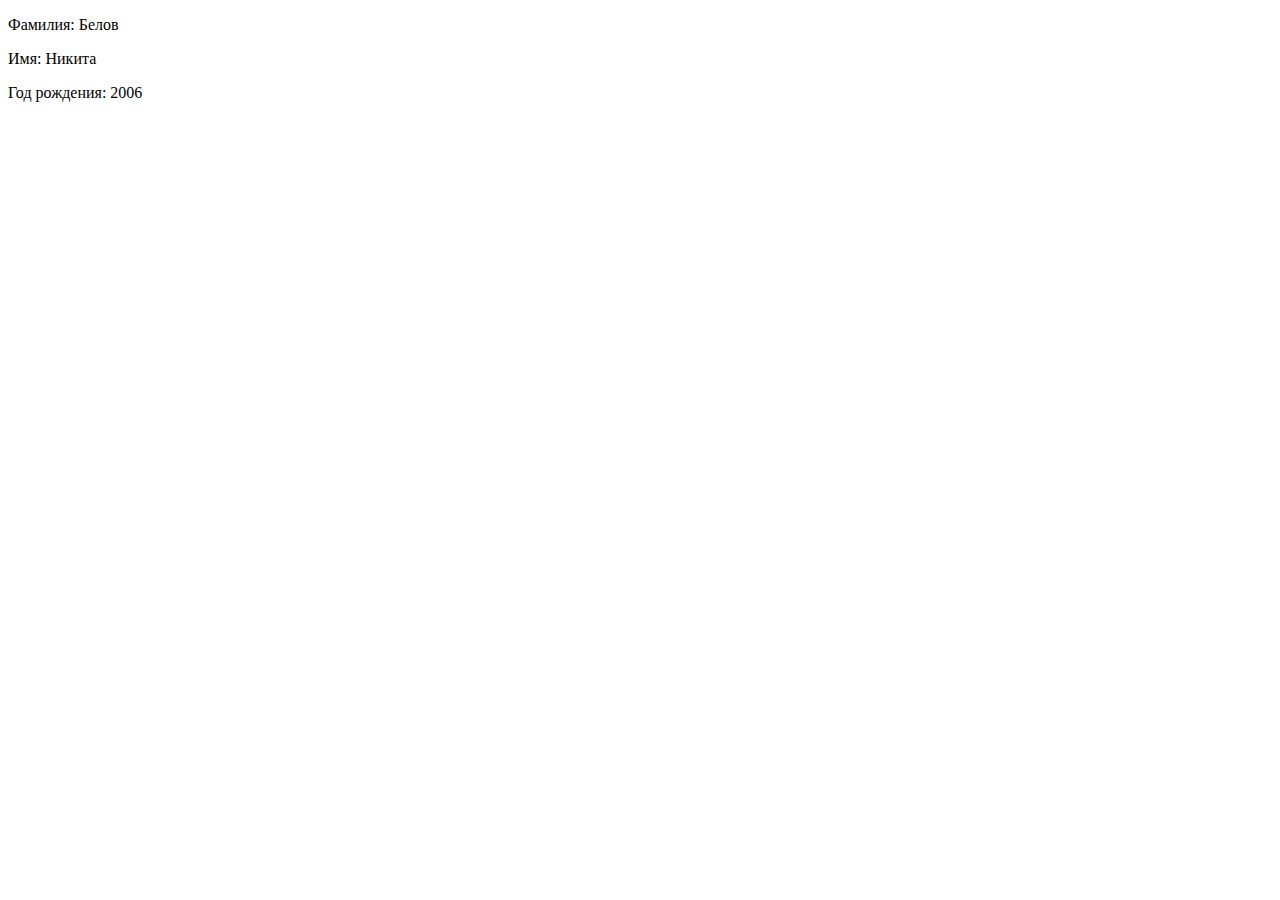
<file: 14-15/01/index.html>
<!doctype html>
<html>

<head>
    <meta charset="utf-8" />
    <title>DOM_JS. Считываем информацию из DOM</title>
</head>

<body>
    <p>Фамилия: <span>Белов</span></p>
    <p>Имя: <span>Никита</span></p>
    <p>Год рождения: <span id="year">2006</span></p>

<!--
document.getElementById("year").innerText
    
-->


</body>

</html>
</file>
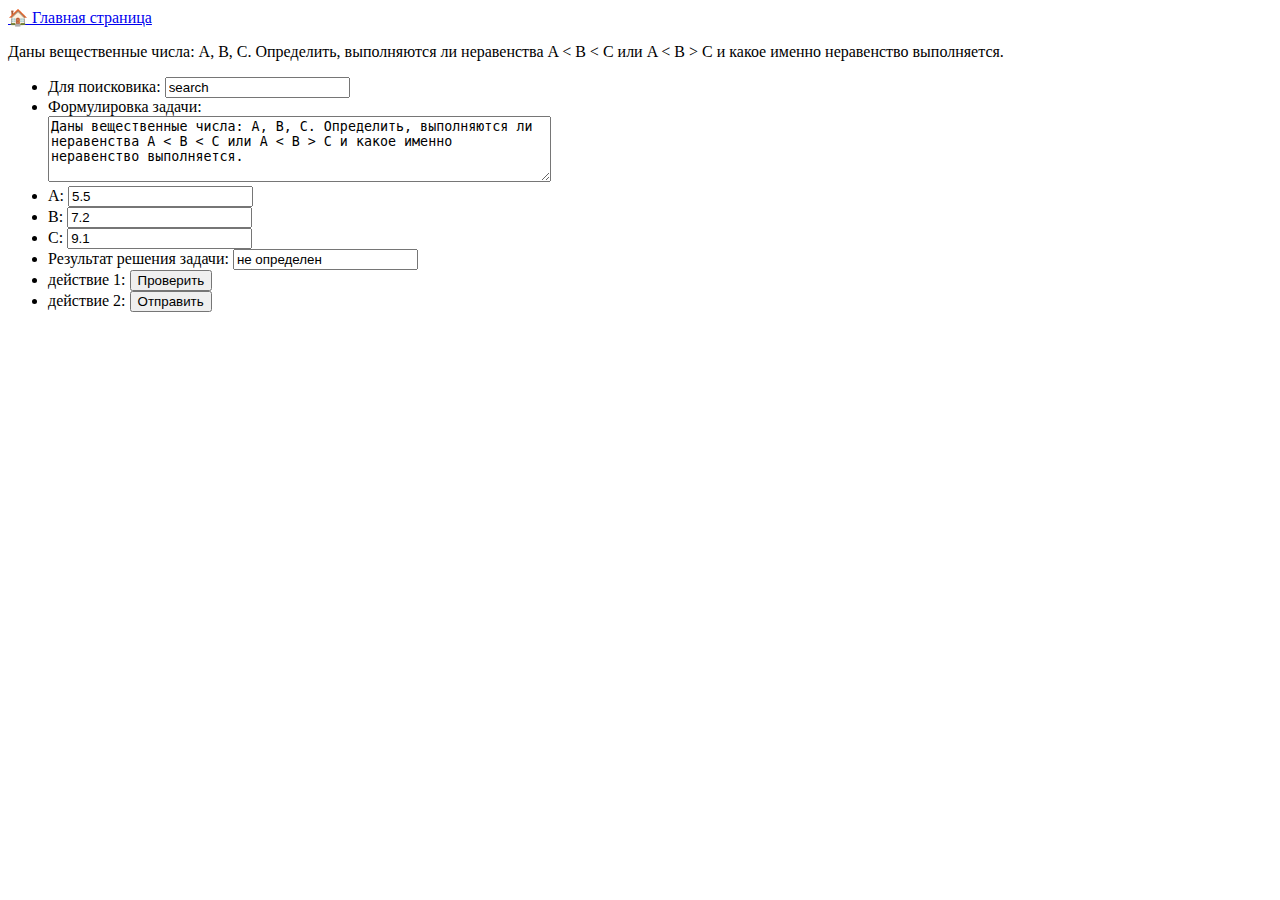
<file: 1111/html/algoritm.html>
<!DOCTYPE html>
<html>
<head>
    <meta charset="UTF-8">
    <title>Проверка неравенств</title>
</head>


<body>

<a href="../html/home.html" class="nav-link">
    🏠 Главная страница
</a>


    <p>Даны вещественные числа: A, B, C. Определить, выполняются ли неравенства A < B < C или A < B > C и какое именно неравенство выполняется.</p>
    
    <form action="https://www.bing.com/search?" id="UserEnter" name="UserEnter" target="_blank">
        <ul>
            <li>Для поисковика: <input name="q" value="search"></li>
            <li>Формулировка задачи: 
                <br><textarea cols="60" rows="4" id="task" name="formulation">Даны вещественные числа: A, B, C. Определить, выполняются ли неравенства A < B < C или A < B > C и какое именно неравенство выполняется.</textarea>
            </li>
            <li>A: <input id="a" name="a" type="number" step="any" value="5.5"></li>
            <li>B: <input id="b" name="b" type="number" step="any" value="7.2"></li>
            <li>C: <input id="c" name="c" type="number" step="any" value="9.1"></li>
            <li>Результат решения задачи: <input id="result" name="result" value="не определен"></li>
            <li>действие 1: <input id="verify" type="button" value="Проверить"></li>
            <li>действие 2: <input id="send" type="button" value="Отправить"></li>
        </ul>
    </form>

    <script src="../js/algoritm.js"></script>
</body>
</html>
</file>
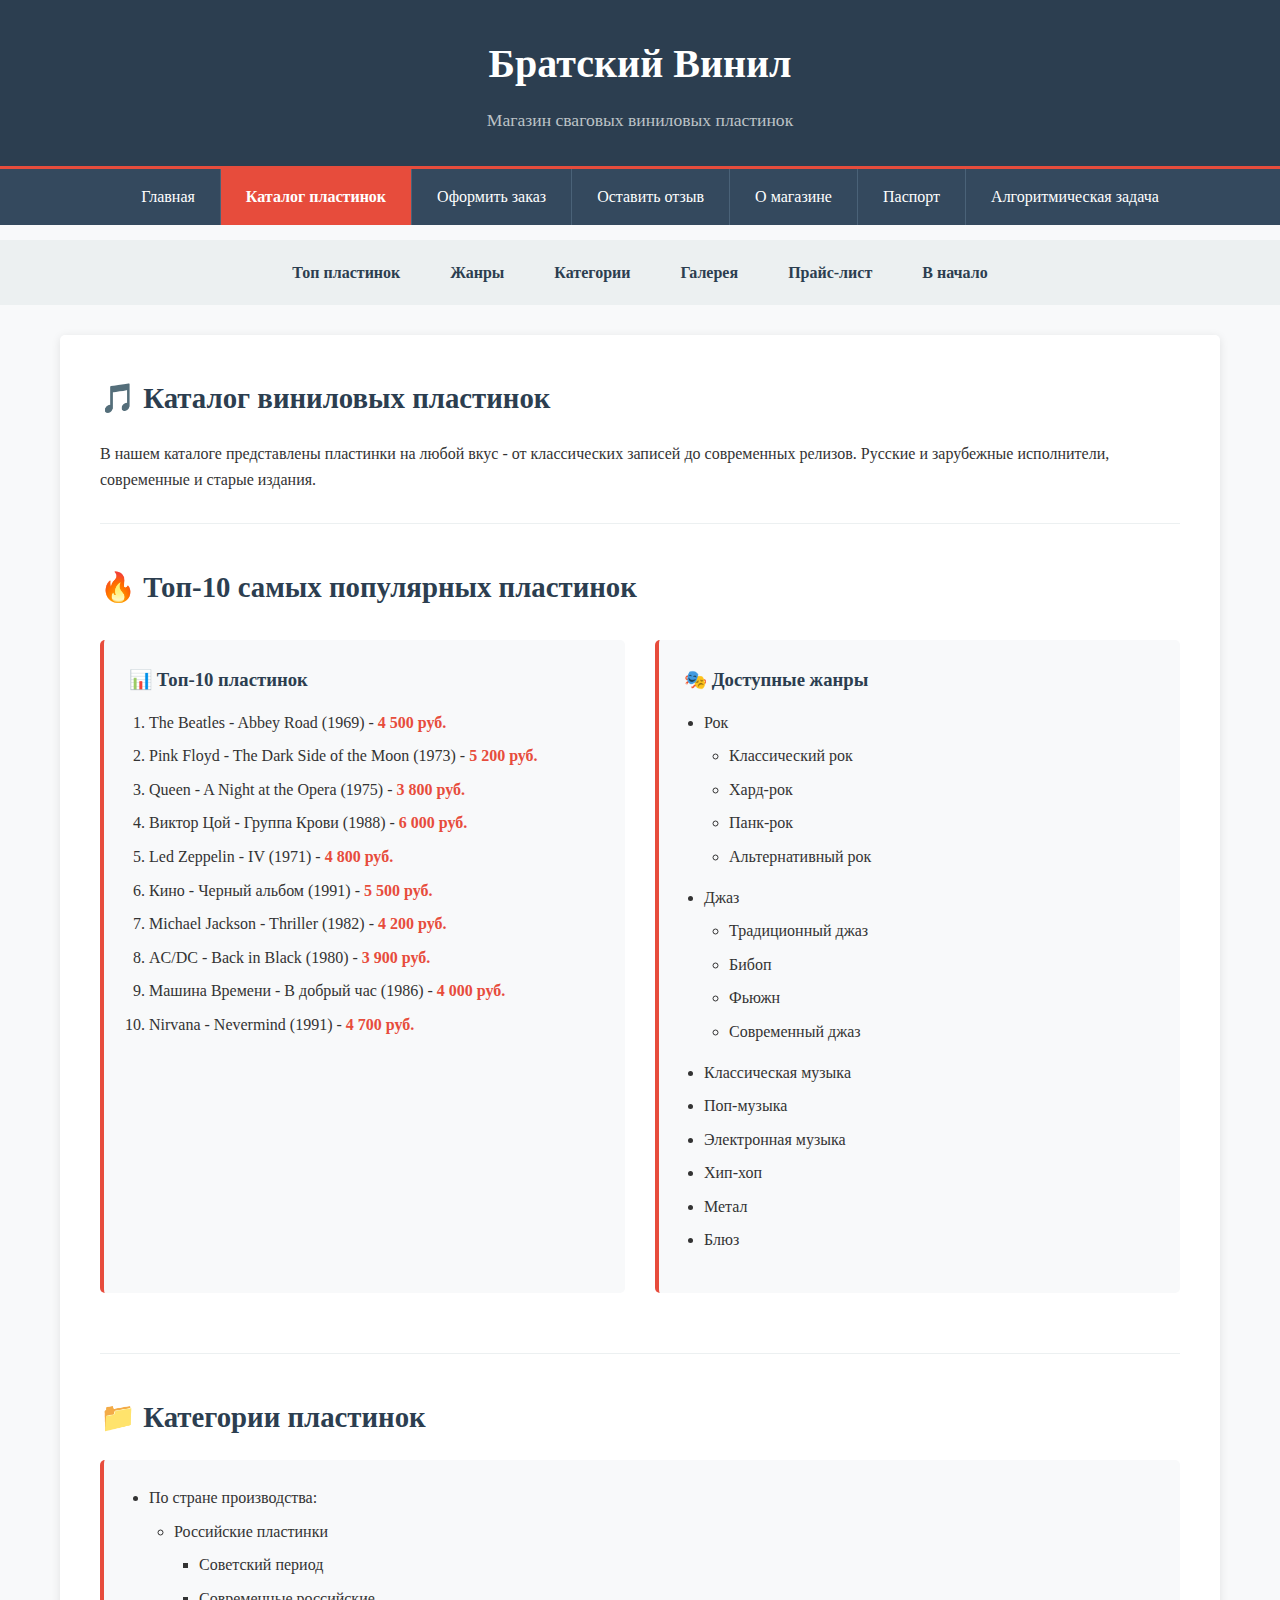
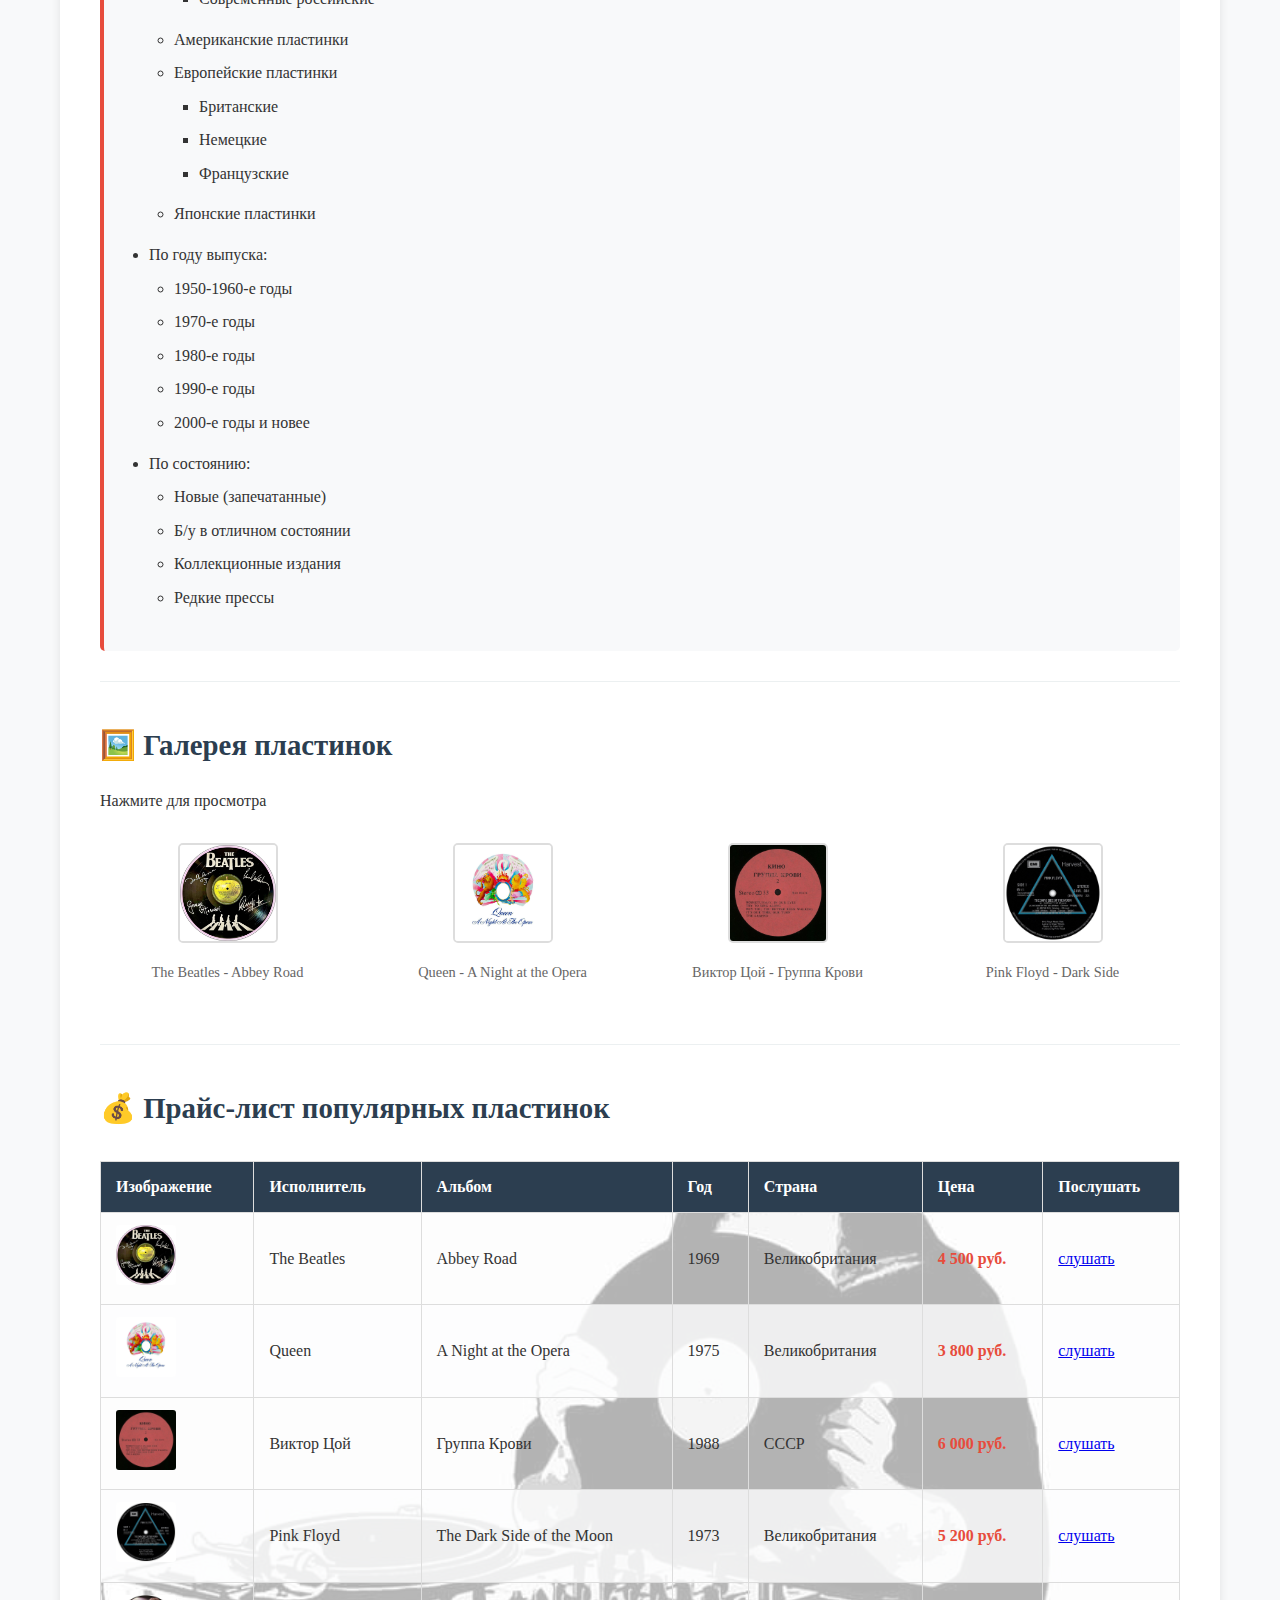
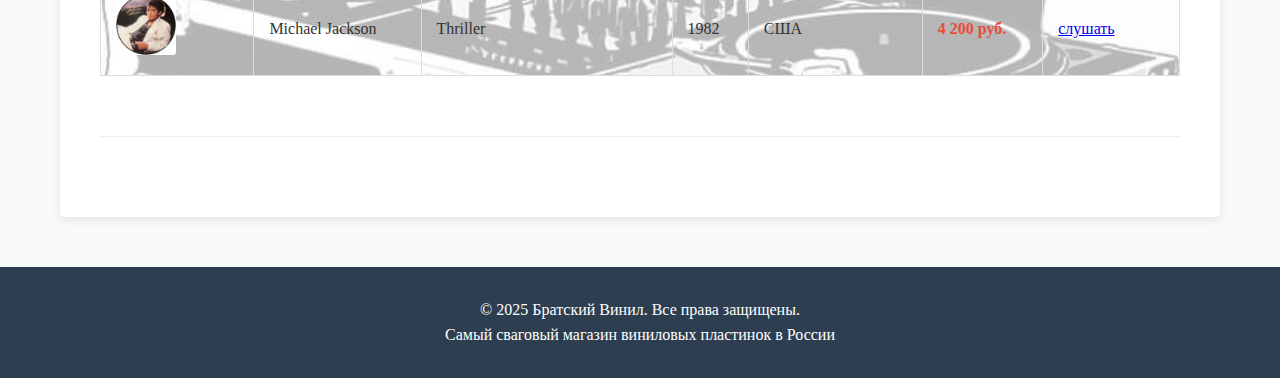
<file: 1111/html/catalog.html>
<!DOCTYPE html>
<html lang="ru">
<head>
    <meta charset="UTF-8">
    <meta name="viewport" content="width=device-width, initial-scale=1.0">
    <title>Каталог пластинок - Брасткий Винил</title>
   <link rel="stylesheet" href="../css/catalog.css">
</head>
<body>
    <!-- Header -->
    <header>
        <div class="container">
            <div class="logo">Братский Винил</div>
            <div class="tagline">Магазин сваговых виниловых пластинок</div>
        </div>
    </header>

    <!-- Navigation -->
    <nav>
        <div class="container">
            <ul class="nav-menu">
                <li><a href="home.html">Главная</a></li>
                <li><a href="catalog.html" class="active">Каталог пластинок</a></li>
                <li><a href="order.html">Оформить заказ</a></li>
                <li><a href="rewiew.html">Оставить отзыв</a></li>
                <li><a href="inform.html">О магазине</a></li>
                <li><a href="passport.html">Паспорт</a></li>
                <li><a href="algoritm.html">Алгоритмическая задача</a></li>
            </ul>
        </div>
    </nav>

    <!-- Page Navigation -->
    <div class="page-nav">
        <div class="container">
            <div class="page-nav-inner">
                <a href="#top-vinyls">Топ пластинок</a>
                <a href="#genres">Жанры</a>
                <a href="#categories">Категории</a>
                <a href="#gallery">Галерея</a>
                <a href="#price-table">Прайс-лист</a>
                <a href="#katalog">В начало</a>
            </div>
        </div>
    </div>

    <!-- Main Content -->
    <div class="container">
        <div class="main-content">
            <section class="section">
                <h2 id="katalog">🎵 Каталог виниловых пластинок</h2>
                <p>В нашем каталоге представлены пластинки на любой вкус - от классических записей до современных релизов. Русские и зарубежные исполнители, современные и старые издания.</p>
            </section>

            <!-- Lists Section -->
            <section class="section">
                <h2 id="top-vinyls">🔥 Топ-10 самых популярных пластинок</h2>
                <div class="lists-container">
                    <div class="list-box">
                        <h3>📊 Топ-10 пластинок</h3>
                        <ol>
                            <li>The Beatles - Abbey Road (1969) - <span class="price">4 500 руб.</span></li>
                            <li>Pink Floyd - The Dark Side of the Moon (1973) - <span class="price">5 200 руб.</span></li>
                            <li>Queen - A Night at the Opera (1975) - <span class="price">3 800 руб.</span></li>
                            <li>Виктор Цой - Группа Крови (1988) - <span class="price">6 000 руб.</span></li>
                            <li>Led Zeppelin - IV (1971) - <span class="price">4 800 руб.</span></li>
                            <li>Кино - Черный альбом (1991) - <span class="price">5 500 руб.</span></li>
                            <li>Michael Jackson - Thriller (1982) - <span class="price">4 200 руб.</span></li>
                            <li>AC/DC - Back in Black (1980) - <span class="price">3 900 руб.</span></li>
                            <li>Машина Времени - В добрый час (1986) - <span class="price">4 000 руб.</span></li>
                            <li>Nirvana - Nevermind (1991) - <span class="price">4 700 руб.</span></li>
                        </ol>
                    </div>

                    <div class="list-box">
                        <h3 id="genres">🎭 Доступные жанры</h3>
                        <ul>
                            <li>Рок
                                <ul>
                                    <li>Классический рок</li>
                                    <li>Хард-рок</li>
                                    <li>Панк-рок</li>
                                    <li>Альтернативный рок</li>
                                </ul>
                            </li>
                            <li>Джаз
                                <ul>
                                    <li>Традиционный джаз</li>
                                    <li>Бибоп</li>
                                    <li>Фьюжн</li>
                                    <li>Современный джаз</li>
                                </ul>
                            </li>
                            <li>Классическая музыка</li>
                            <li>Поп-музыка</li>
                            <li>Электронная музыка</li>
                            <li>Хип-хоп</li>
                            <li>Метал</li>
                            <li>Блюз</li>
                        </ul>
                    </div>
                </div>
            </section>

            <!-- Categories Section -->
            <section class="section">
                <h2 id="categories">📁 Категории пластинок</h2>
                <div class="list-box">
                    <ul>
                        <li>По стране производства:
                            <ul>
                                <li>Российские пластинки
                                    <ul>
                                        <li>Советский период</li>
                                        <li>Современные российские</li>
                                    </ul>
                                </li>
                                <li>Американские пластинки</li>
                                <li>Европейские пластинки
                                    <ul>
                                        <li>Британские</li>
                                        <li>Немецкие</li>
                                        <li>Французские</li>
                                    </ul>
                                </li>
                                <li>Японские пластинки</li>
                            </ul>
                        </li>
                        <li>По году выпуска:
                            <ul>
                                <li>1950-1960-е годы</li>
                                <li>1970-е годы</li>
                                <li>1980-е годы</li>
                                <li>1990-е годы</li>
                                <li>2000-е годы и новее</li>
                            </ul>
                        </li>
                        <li>По состоянию:
                            <ul>
                                <li>Новые (запечатанные)</li>
                                <li>Б/у в отличном состоянии</li>
                                <li>Коллекционные издания</li>
                                <li>Редкие прессы</li>
                            </ul>
                        </li>
                    </ul>
                </div>
            </section>

            <!-- Images Gallery -->
            <section class="section">
                <h2 id="gallery">🖼️ Галерея пластинок</h2>
                <p>Нажмите для просмотра </p>
                
                <div class="images-grid">
                    <div class="image-item">
                        <a href="../images/битлы.jpg" target="_blank">
                            <img src="../images/битлы.jpg" alt="The Beatles" class="thumbnail">
                        </a>
                        <div class="image-caption">The Beatles - Abbey Road</div>
                    </div>
                    <div class="image-item">
                        <a href="../images/квин.jpg" target="_blank">
                            <img src="../images/квин.jpg" alt="Queen" class="thumbnail">
                        </a>
                        <div class="image-caption">Queen - A Night at the Opera</div>
                    </div>
                    <div class="image-item">
                        <a href="../images/цой.jpg" target="_blank">
                            <img src="../images/цой.jpg" alt="Виктор Цой" class="thumbnail">
                        </a>
                        <div class="image-caption">Виктор Цой - Группа Крови</div>
                    </div>
                    <div class="image-item">
                        <a href="../images/пинквлоид.jpg" target="_blank">
                            <img src="../images/пинквлоид.jpg" alt="Pink Floyd" class="thumbnail">
                        </a>
                        <div class="image-caption">Pink Floyd - Dark Side</div>
                    </div>
                </div>
            </section>

            <!-- Price Table -->
            <section class="section">
                <h2 id="price-table">💰 Прайс-лист популярных пластинок</h2>
                <table class="vinyl-table">
                    <thead>
                        <tr>
                            <th>Изображение</th>
                            <th>Исполнитель</th>
                            <th>Альбом</th>
                            <th>Год</th>
                            <th>Страна</th>
                            <th>Цена</th>
                            <th>Послушать</th>
                        </tr>
                    </thead>
                    <tbody>
                        <tr>
                            <td> <a href="https://music.yandex.ru/album/3277250" target="_blank">  <img src="../images/битлы.jpg" alt="Beatles" class="table-image"> </a> </td>
                            <td>The Beatles</td>
                            <td>Abbey Road</td>
                            <td>1969</td>
                            <td>Великобритания</td>
                            <td class="price">4 500 руб.</td>
                            <td><a href="https://music.yandex.ru/album/3277250">слушать</a></td>
                        </tr>
                        <tr>
                            <td> <a href="https://music.yandex.ru/album/215688" target="_blank"> <img src="../images/квин.jpg" alt="Queen" class="table-image"> </a> </td>
                            <td>Queen</td>
                            <td>A Night at the Opera</td>
                            <td>1975</td>
                            <td>Великобритания</td> 
                            <td class="price">3 800 руб.</td>
                            <td><a href="https://music.yandex.ru/album/215688"> слушать </a> </td>
                        </tr>
        
                        <tr>
                            <td> <a href="https://music.yandex.ru/album/10100" target="_blank">  <img src="../images/цой.jpg" alt="Цой" class="table-image"> </a></td>
                            <td>Виктор Цой</td>
                            <td>Группа Крови</td>
                            <td>1988</td>
                            <td>СССР</td>
                            <td class="price">6 000 руб.</td>
                            <td><a href="https://music.yandex.ru/album/10100"> слушать </a></td>
                        </tr>
                        <tr>
                            <td> <a href="https://music.yandex.ru/album/805984" target="_blank"> <img src="../images/пинквлоид.jpg" alt="Pink Floyd" class="table-image"> </a> </td>
                            <td>Pink Floyd</td>
                            <td>The Dark Side of the Moon</td>
                            <td>1973</td>
                            <td>Великобритания</td>
                            <td class="price">5 200 руб.</td>
                            <td><a href="https://music.yandex.ru/album/805984"> слушать </a></td>
                        </tr>
                        <tr>
                            <td><img src="../images/MK.jpg" alt="MJ" class="table-image"></td>
                            <td>Michael Jackson</td>
                            <td>Thriller</td>
                            <td>1982</td>
                            <td>США</td>
                            <td class="price">4 200 руб.</td>
                            <td><a href="https://zvuk.com/release/28871190"> слушать </a></td>
                        </tr>
                    </tbody>
                </table>
            </section>
        </div>
    </div>

    <!-- Footer -->
    <footer>
        <div class="container">
            <p>&copy; 2025 Братский Винил. Все права защищены.</p>
            <p>Самый сваговый магазин виниловых пластинок в России</p>
        </div>
    </footer>
</body>
</html>
</file>
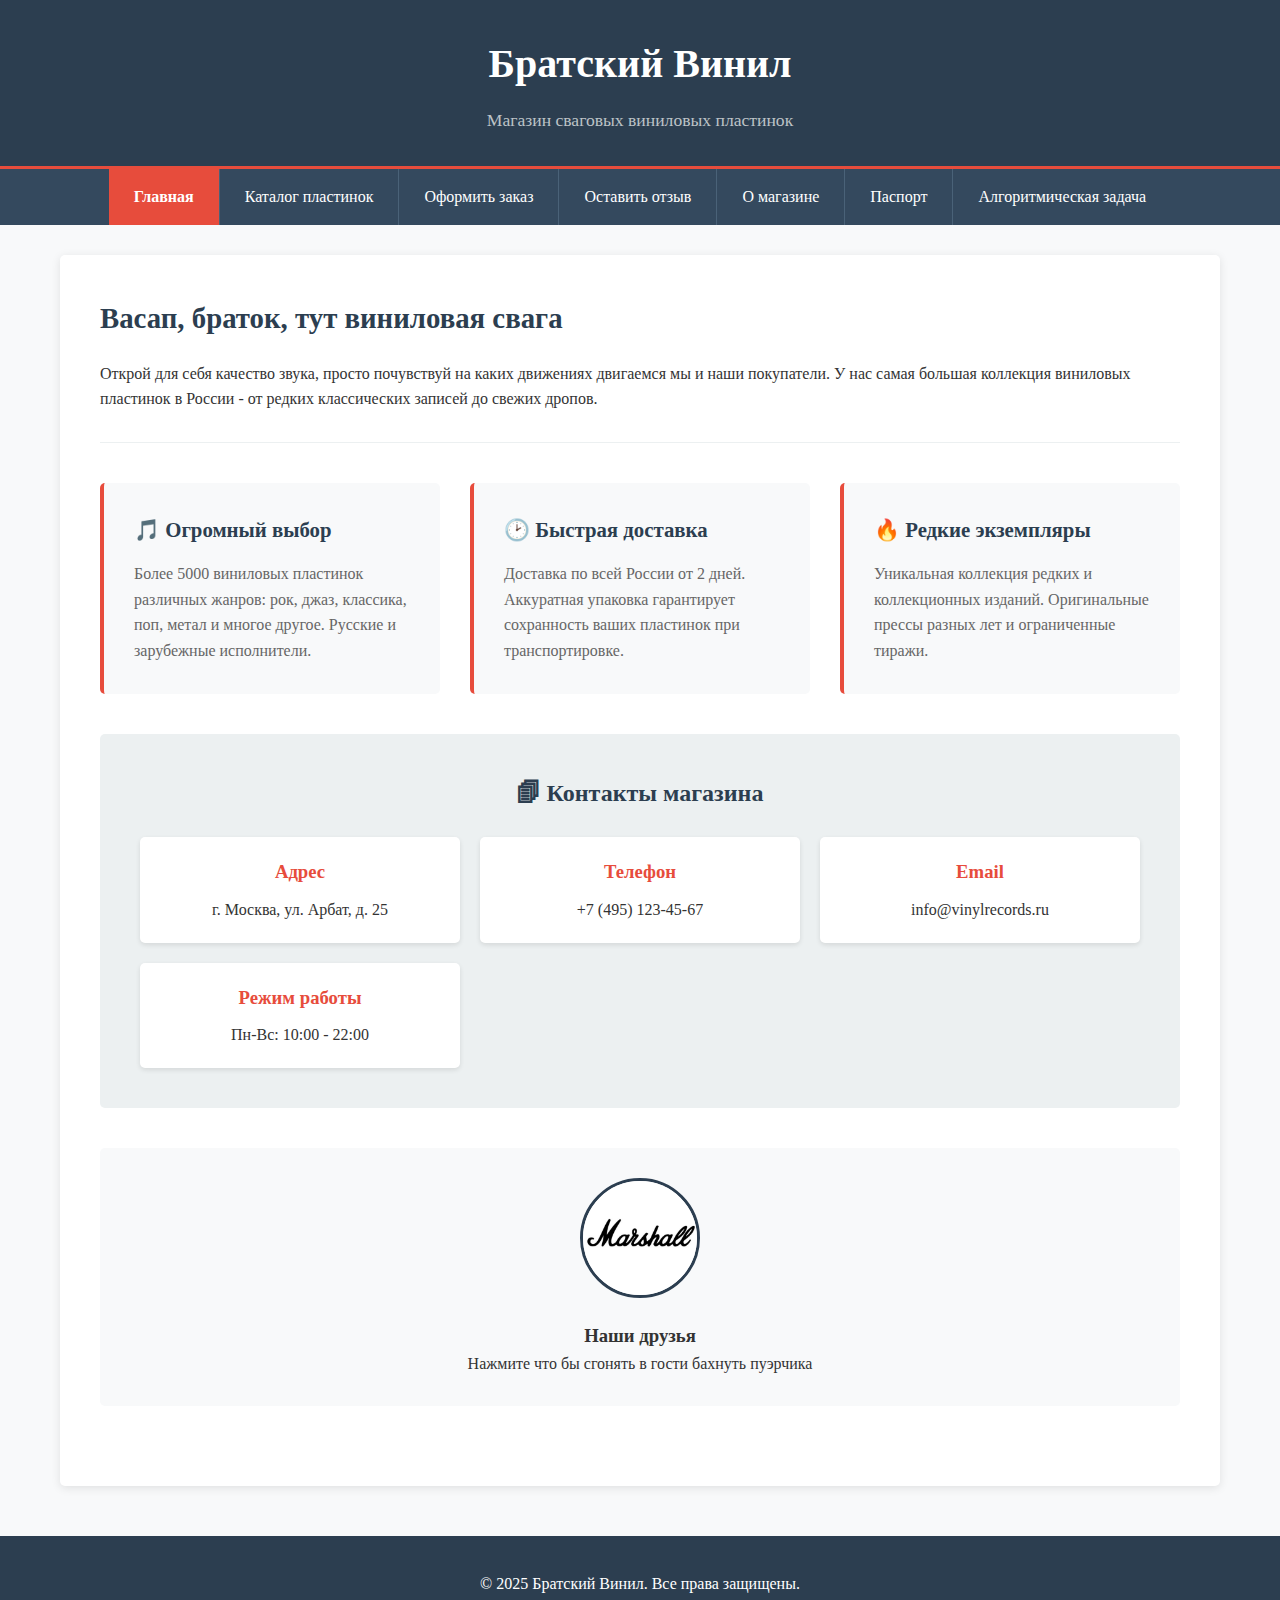
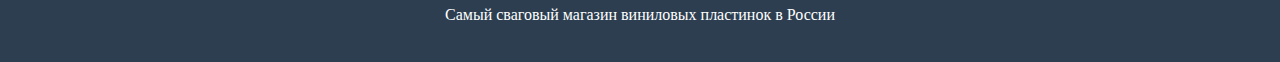
<file: 1111/html/home.html>
<!DOCTYPE html>
<html lang="ru">

<head>
    <meta charset="UTF-8">
    <meta name="viewport" content="width=device-width, initial-scale=1.0">
    <title>Брасткий Винил - Главная</title>
    <link rel="stylesheet" href="../css/home.css">
</head>

<body>
    <!-- Header -->
    <header>
        <div class="container">
            <div class="logo">Братский Винил</div>
            <div class="tagline">Магазин сваговых виниловых пластинок</div>
        </div>
    </header>

    <!-- Navigation -->
    <nav>
        <div class="container">
            <ul class="nav-menu">
                <li><a href="home.html" class="active">Главная</a></li>
                <li><a href="catalog.html">Каталог пластинок</a></li>
                <li><a href="order.html">Оформить заказ</a></li>
                <li><a href="rewiew.html">Оставить отзыв</a></li>
                <li><a href="inform.html">О магазине</a></li>
                <li><a href="passport.html">Паспорт</a></li>
                <li><a href="algoritm.html">Алгоритмическая задача</a></li>
            </ul>
        </div>
    </nav>

    <!-- Main Content -->
    <div class="container">
        <div class="main-content">
            <section class="section">
                <h2>Васап, браток, тут виниловая свага</h2>
                <p>Открой для себя качество звука, просто почувствуй на каких движениях двигаемся мы и наши покупатели. У нас самая большая коллекция виниловых пластинок в России
                    - от редких классических записей до свежих дропов. </p>
            </section>

            <!-- Features -->
            <div class="features">
                <div class="feature-card">
                    <h3>🎵 Огромный выбор</h3>
                    <p>Более 5000 виниловых пластинок различных жанров: рок, джаз, классика, поп, метал и многое другое.
                        Русские и зарубежные исполнители.</p>
                </div>
                <div class="feature-card">
                    <h3>🕑 Быстрая доставка</h3>
                    <p>Доставка по всей России от 2 дней. Аккуратная упаковка гарантирует сохранность ваших пластинок
                        при транспортировке.</p>
                </div>
                <div class="feature-card">
                    <h3>🔥 Редкие экземпляры</h3>
                    <p>Уникальная коллекция редких и коллекционных изданий. Оригинальные прессы разных лет и
                        ограниченные тиражи.</p>
                </div>
            </div>

            <!-- Contact Information -->
            <section class="contact-section">
                <h2>🗐 Контакты магазина</h2>
                <div class="contact-grid">
                    <div class="contact-item">
                        <h3>Адрес</h3>
                        <p>г. Москва, ул. Арбат, д. 25</p>
                    </div>
                    <div class="contact-item">
                        <h3>Телефон</h3>
                        <p>+7 (495) 123-45-67</p>
                    </div>
                    <div class="contact-item">
                        <h3>Email</h3>
                        <p>info@vinylrecords.ru</p>
                    </div>
                    <div class="contact-item">
                        <h3>Режим работы</h3>
                        <p>Пн-Вс: 10:00 - 22:00</p>
                    </div>
                </div>
            </section>

            <!-- Marshal Link -->
            <div class="marshal-section">
                <a href="https://marshall-rus.ru/?ybaip=1&yclid=2509976599027515391" class="marshal-link" target="_blank">
                    <img src="../images/лого.jpg" alt="Marshal"
                        class="marshal-img">
                    <h3>Наши друзья</h3>
                    <p>Нажмите что бы сгонять в гости бахнуть пуэрчика</p>
                </a>
            </div>
        </div>
    </div>

    <!-- Footer -->
    <footer>
        <div class="container">
            <p>&copy; 2025 Братский Винил. Все права защищены.</p>
            <p>Самый сваговый магазин виниловых пластинок в России</p>
        </div>
    </footer>
</body>


</html>
</file>
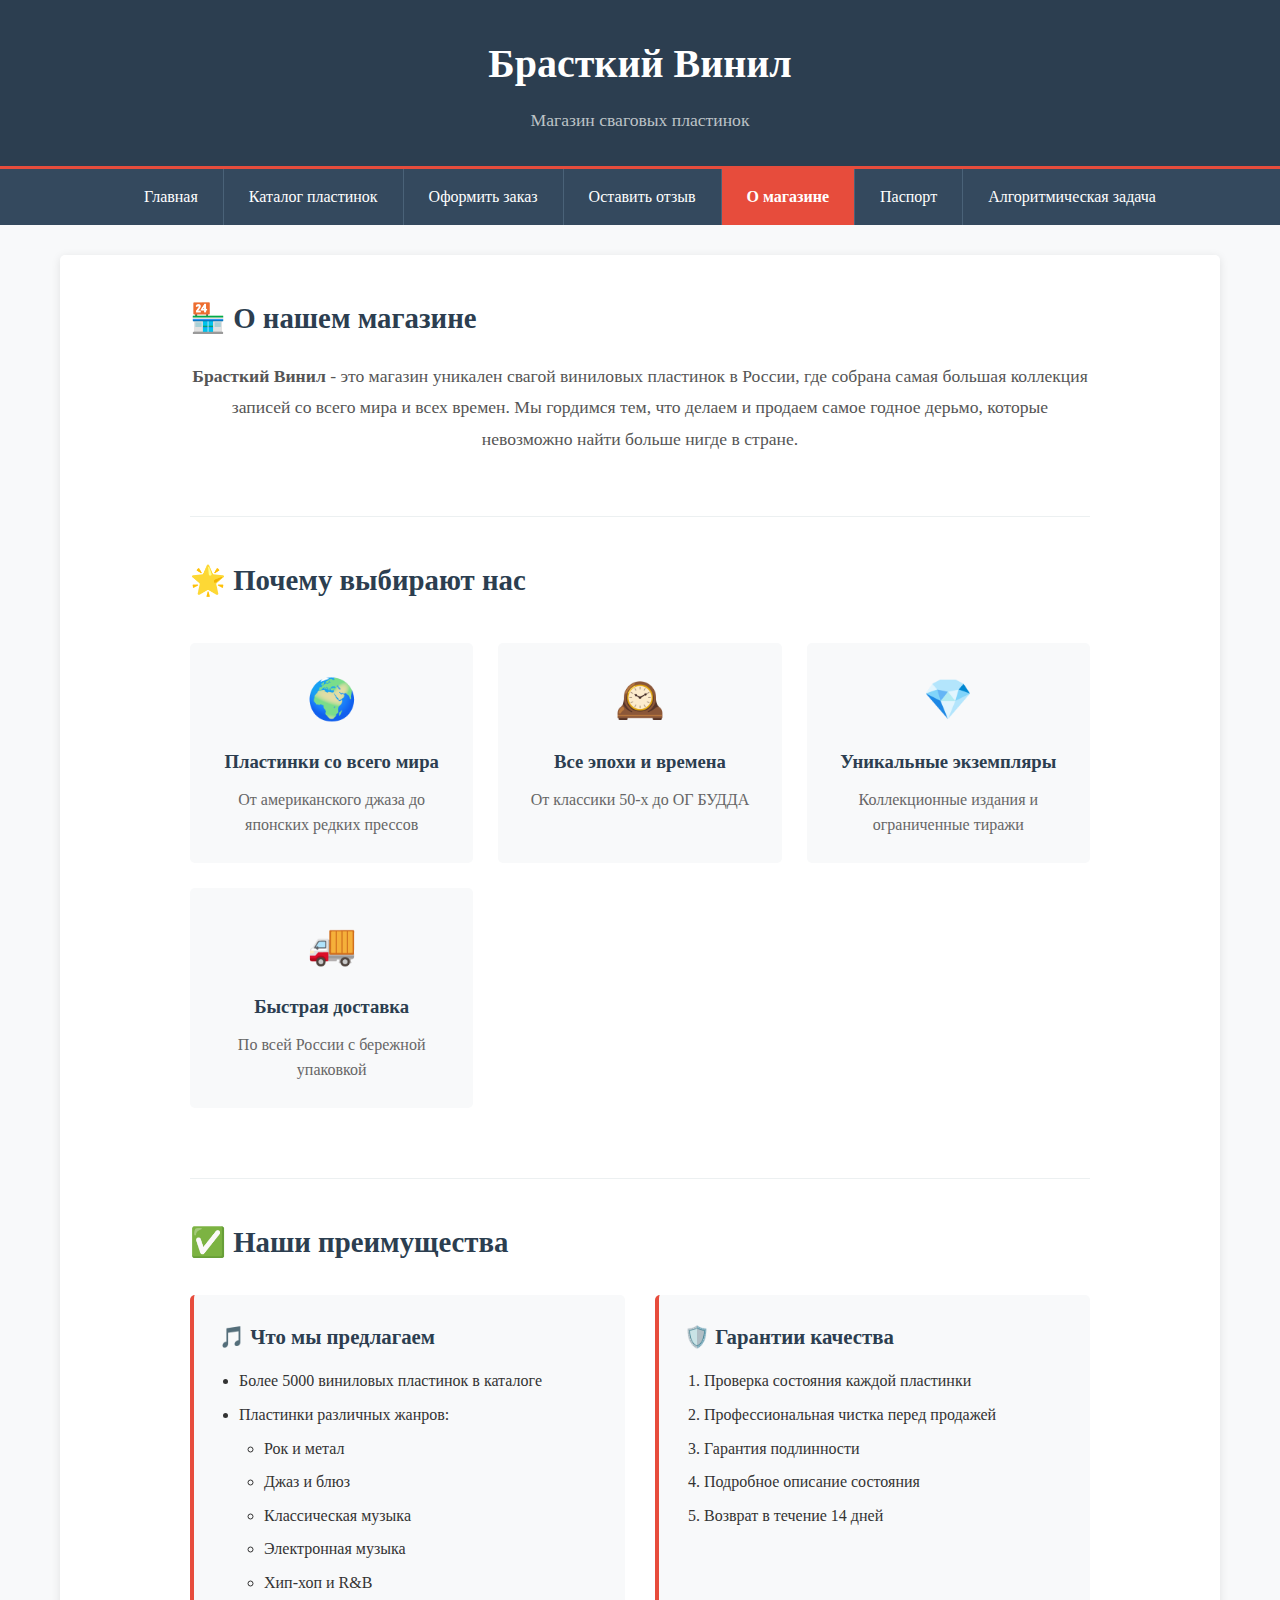
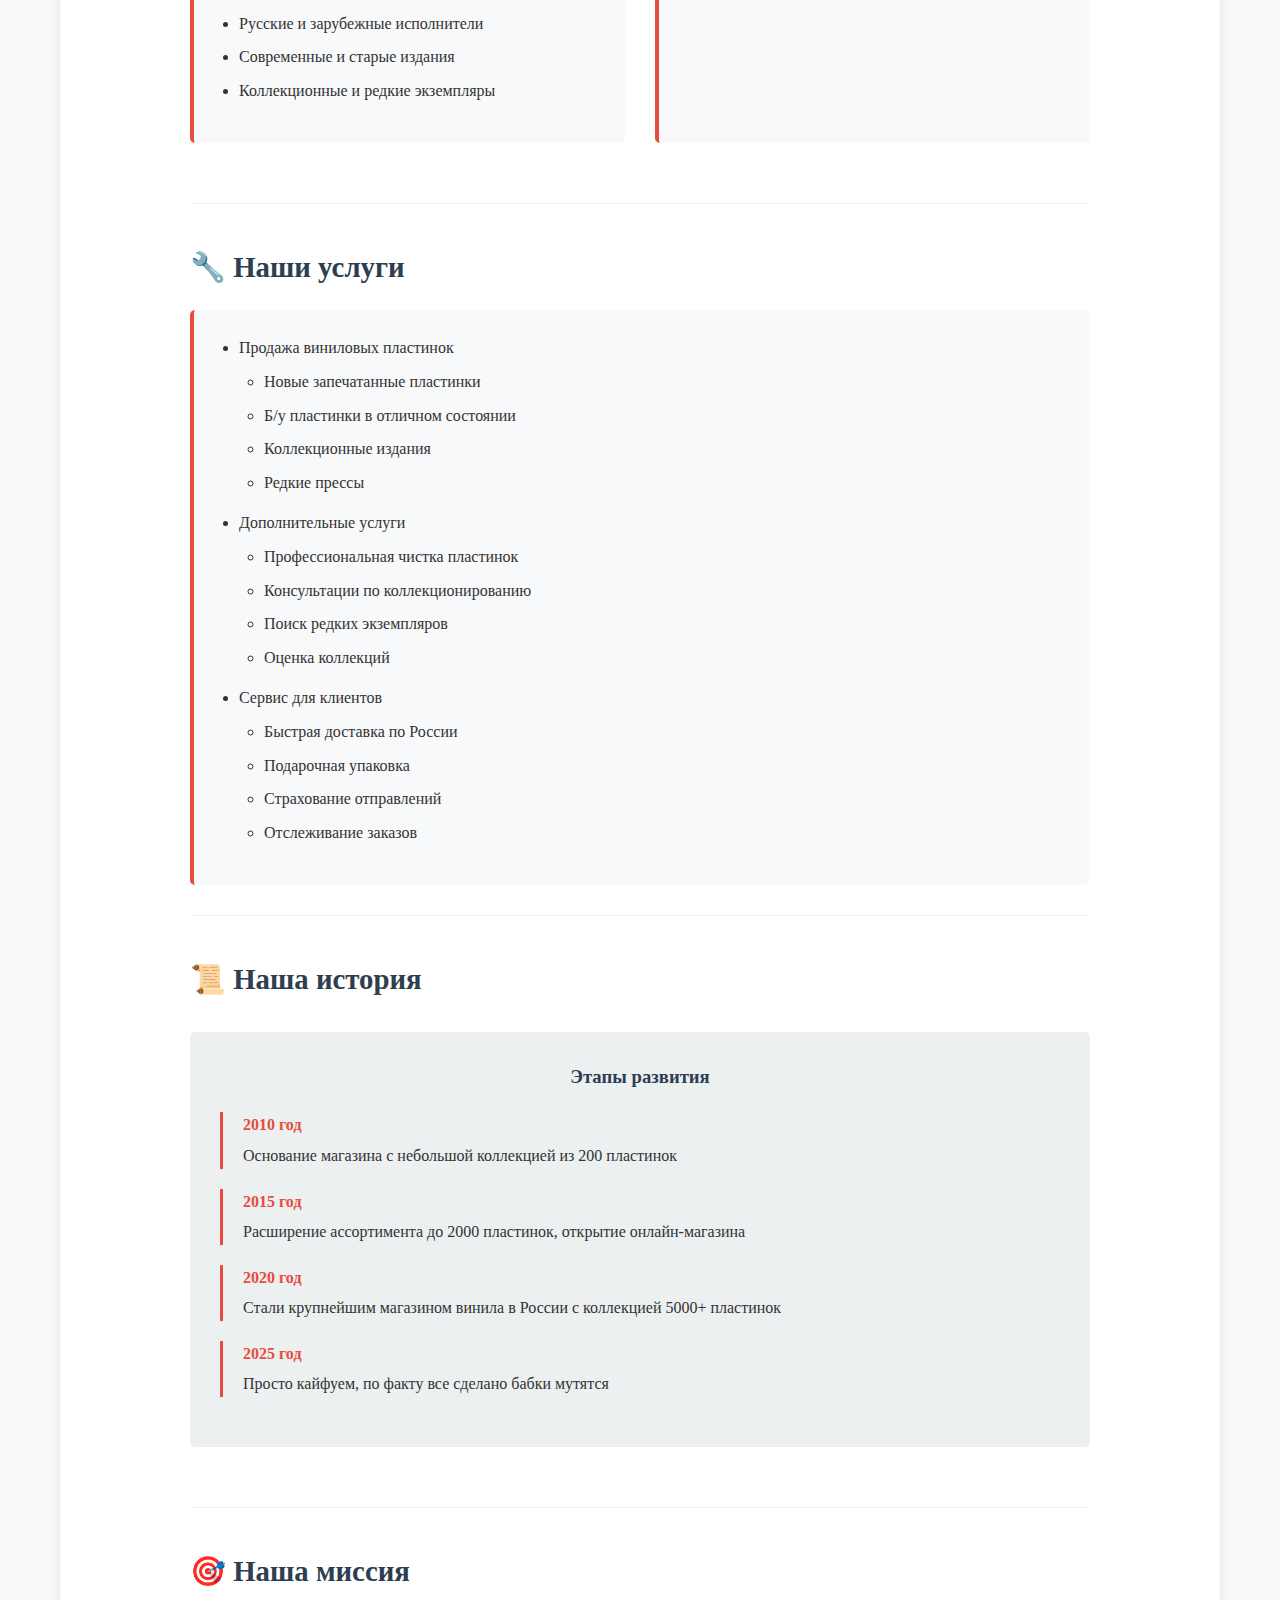
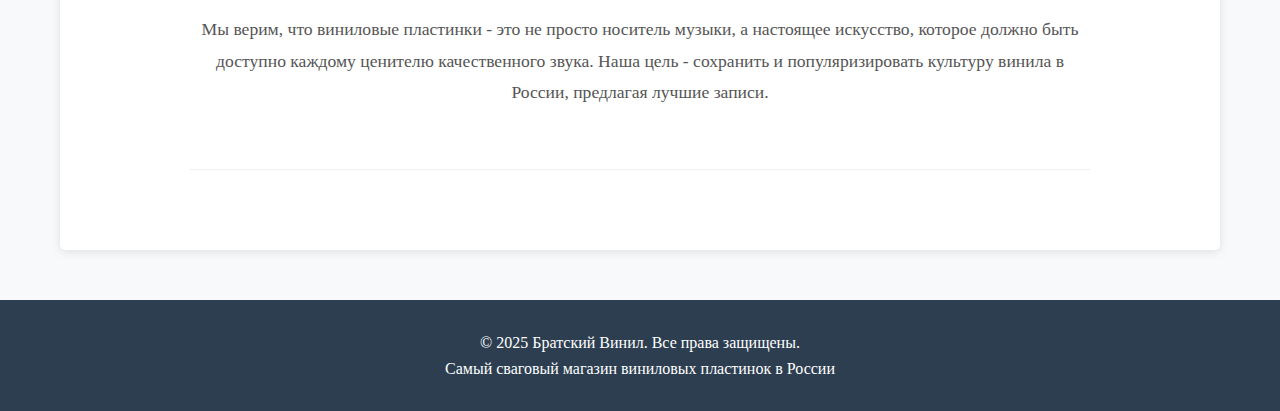
<file: 1111/html/inform.html>
<!DOCTYPE html>
<html lang="ru">
<head>
    <meta charset="UTF-8">
    <meta name="viewport" content="width=device-width, initial-scale=1.0">
    <title>О магазине - Брасткий Винил</title>
 <link rel="stylesheet" href="../css/inform.css">
</head>
<body>
    <!-- Header -->
    <header>
        <div class="container">
            <div class="logo">Брасткий Винил</div>
            <div class="tagline">Магазин сваговых пластинок</div>
        </div>
    </header>

    <!-- Navigation -->
    <nav>
        <div class="container">
            <ul class="nav-menu">
                <li><a href="home.html">Главная</a></li>
                <li><a href="catalog.html">Каталог пластинок</a></li>
                <li><a href="order.html">Оформить заказ</a></li>
                <li><a href="rewiew.html">Оставить отзыв</a></li>
                <li><a href="inform.html" class="active">О магазине</a></li>
                <li><a href="passport.html">Паспорт</a></li>
                <li><a href="algoritm.html">Алгоритмическая задача</a></li>
            </ul>
        </div>
    </nav>

    <!-- Main Content -->
    <div class="container">
        <div class="main-content">
            <div class="about-content">
                <section class="section">
                    <h2>🏪 О нашем магазине</h2>
                    <p class="intro-text">
                        <strong>Брасткий Винил</strong> - это магазин уникален свагой виниловых пластинок в России, 
                        где собрана самая большая коллекция записей со всего мира и всех времен. 
                        Мы гордимся тем, что делаем и продаем самое годное дерьмо, которые невозможно найти больше нигде в стране.
                    </p>
                </section>

                <!-- Features -->
                <section class="section">
                    <h2>🌟 Почему выбирают нас</h2>
                    <div class="features">
                        <div class="feature-item">
                            <div class="feature-icon">🌍</div>
                            <h3>Пластинки со всего мира</h3>
                            <p>От американского джаза до японских редких прессов</p>
                        </div>
                        <div class="feature-item">
                            <div class="feature-icon">🕰️</div>
                            <h3>Все эпохи и времена</h3>
                            <p>От классики 50-х до ОГ БУДДА</p>
                        </div>
                        <div class="feature-item">
                            <div class="feature-icon">💎</div>
                            <h3>Уникальные экземпляры</h3>
                            <p>Коллекционные издания и ограниченные тиражи</p>
                        </div>
                        <div class="feature-item">
                            <div class="feature-icon">🚚</div>
                            <h3>Быстрая доставка</h3>
                            <p>По всей России с бережной упаковкой</p>
                        </div>
                    </div>
                </section>

                <!-- Our Advantages -->
                <section class="section">
                    <h2>✅ Наши преимущества</h2>
                    <div class="lists-container">
                        <div class="list-box">
                            <h3>🎵 Что мы предлагаем</h3>
                            <ul>
                                <li>Более 5000 виниловых пластинок в каталоге</li>
                                <li>Пластинки различных жанров:
                                    <ul>
                                        <li>Рок и метал</li>
                                        <li>Джаз и блюз</li>
                                        <li>Классическая музыка</li>
                                        <li>Электронная музыка</li>
                                        <li>Хип-хоп и R&B</li>
                                    </ul>
                                </li>
                                <li>Русские и зарубежные исполнители</li>
                                <li>Современные и старые издания</li>
                                <li>Коллекционные и редкие экземпляры</li>
                            </ul>
                        </div>

                        <div class="list-box">
                            <h3>🛡️ Гарантии качества</h3>
                            <ol>
                                <li>Проверка состояния каждой пластинки</li>
                                <li>Профессиональная чистка перед продажей</li>
                                <li>Гарантия подлинности</li>
                                <li>Подробное описание состояния</li>
                                <li>Возврат в течение 14 дней</li>
                            </ol>
                        </div>
                    </div>
                </section>

                <!-- Services -->
                <section class="section">
                    <h2>🔧 Наши услуги</h2>
                    <div class="list-box">
                        <ul>
                            <li>Продажа виниловых пластинок
                                <ul>
                                    <li>Новые запечатанные пластинки</li>
                                    <li>Б/у пластинки в отличном состоянии</li>
                                    <li>Коллекционные издания</li>
                                    <li>Редкие прессы</li>
                                </ul>
                            </li>
                            <li>Дополнительные услуги
                                <ul>
                                    <li>Профессиональная чистка пластинок</li>
                                    <li>Консультации по коллекционированию</li>
                                    <li>Поиск редких экземпляров</li>
                                    <li>Оценка коллекций</li>
                                </ul>
                            </li>
                            <li>Сервис для клиентов
                                <ul>
                                    <li>Быстрая доставка по России</li>
                                    <li>Подарочная упаковка</li>
                                    <li>Страхование отправлений</li>
                                    <li>Отслеживание заказов</li>
                                </ul>
                            </li>
                        </ul>
                    </div>
                </section>

                <!-- History -->
                <section class="section">
                    <h2>📜 Наша история</h2>
                    <div class="history-timeline">
                        <h3>Этапы развития</h3>
                        <div class="timeline-item">
                            <div class="timeline-year">2010 год</div>
                            <p>Основание магазина с небольшой коллекцией из 200 пластинок</p>
                        </div>
                        <div class="timeline-item">
                            <div class="timeline-year">2015 год</div>
                            <p>Расширение ассортимента до 2000 пластинок, открытие онлайн-магазина</p>
                        </div>
                        <div class="timeline-item">
                            <div class="timeline-year">2020 год</div>
                            <p>Стали крупнейшим магазином винила в России с коллекцией 5000+ пластинок</p>
                        </div>
                        <div class="timeline-item">
                            <div class="timeline-year">2025 год</div>
                            <p>Просто кайфуем, по факту все сделано бабки мутятся</p>
                        </div>
                    </div>
                </section>

                <!-- Final Section -->
                <section class="section">
                    <h2>🎯 Наша миссия</h2>
                    <p class="intro-text">
                        Мы верим, что виниловые пластинки - это не просто носитель музыки, 
                        а настоящее искусство, которое должно быть доступно каждому ценителю качественного звука. 
                        Наша цель - сохранить и популяризировать культуру винила в России, 
                        предлагая лучшие записи.
                    </p>
                </section>
            </div>
        </div>
    </div>

    <!-- Footer -->
    <footer>
        <div class="container">
            <p>&copy; 2025 Братский Винил. Все права защищены.</p>
            <p>Самый сваговый магазин виниловых пластинок в России</p>
        </div>
    </footer>
</body>
</html>
</file>
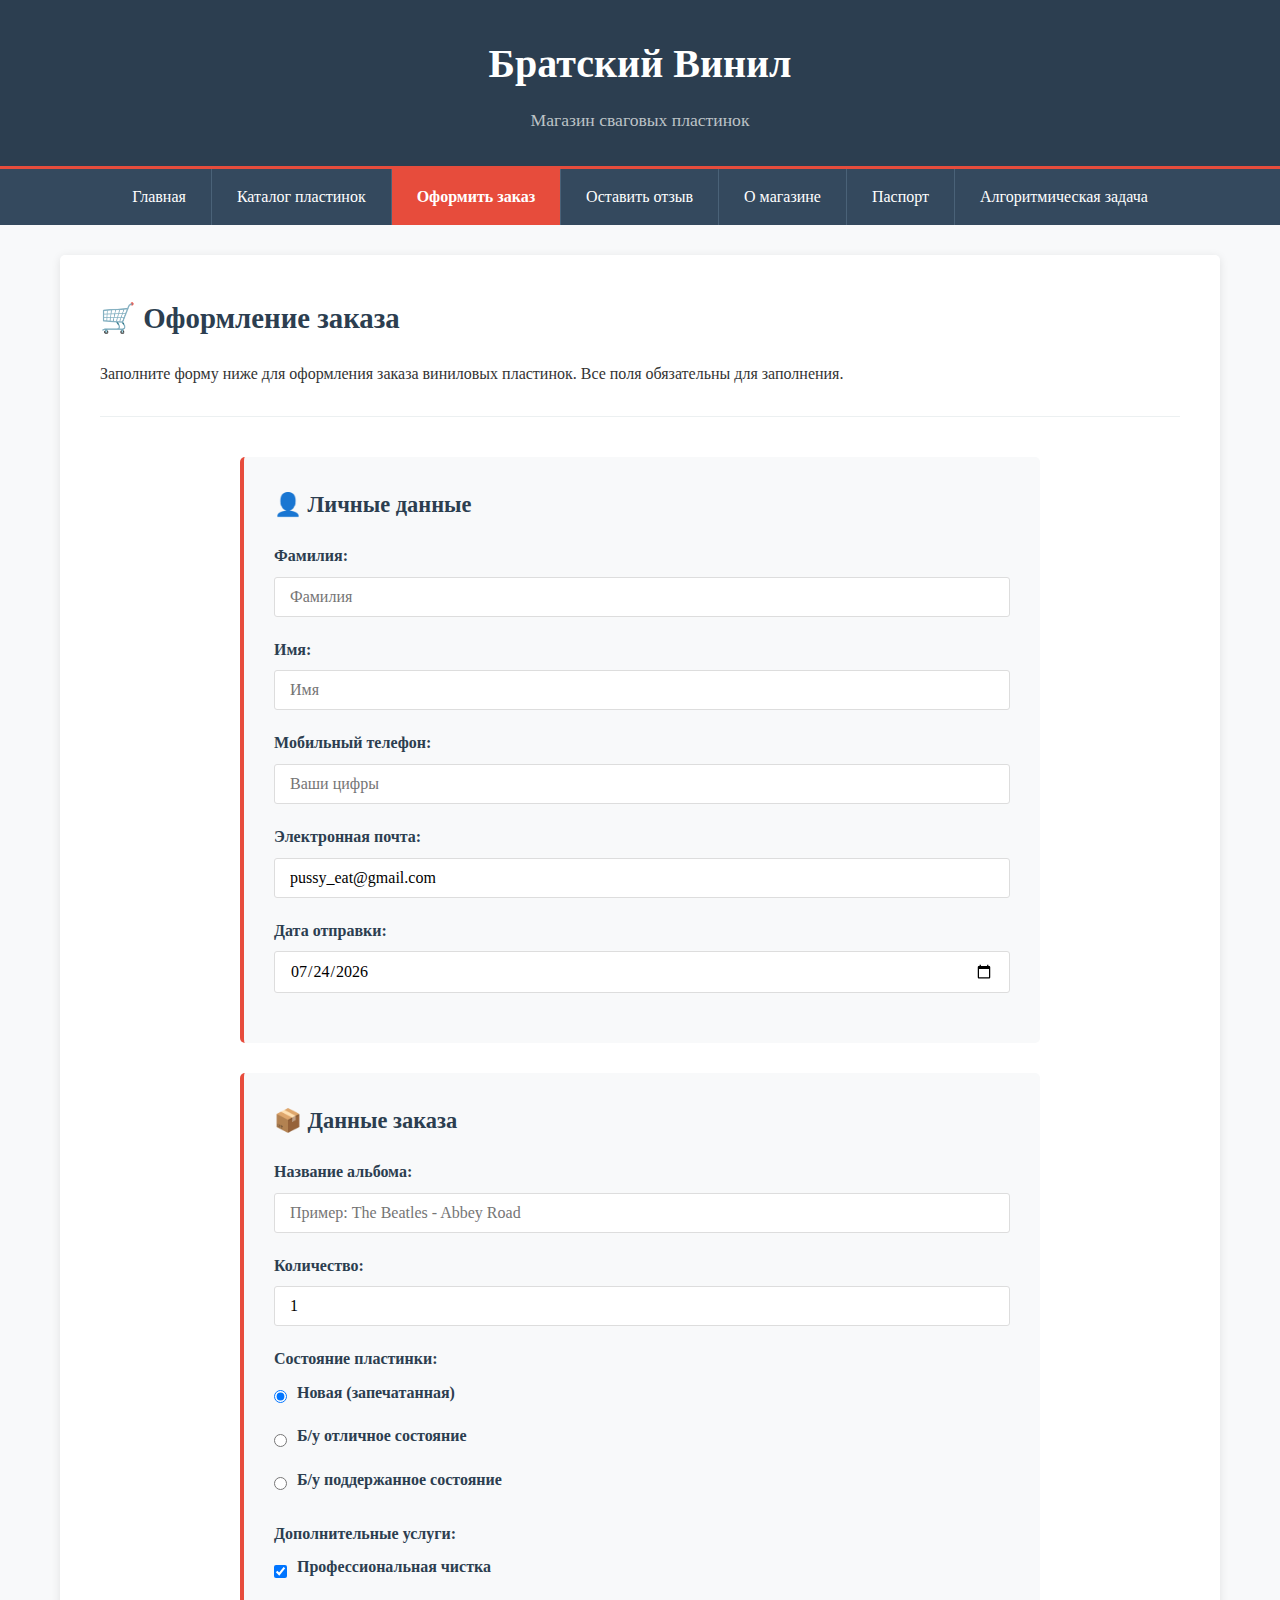
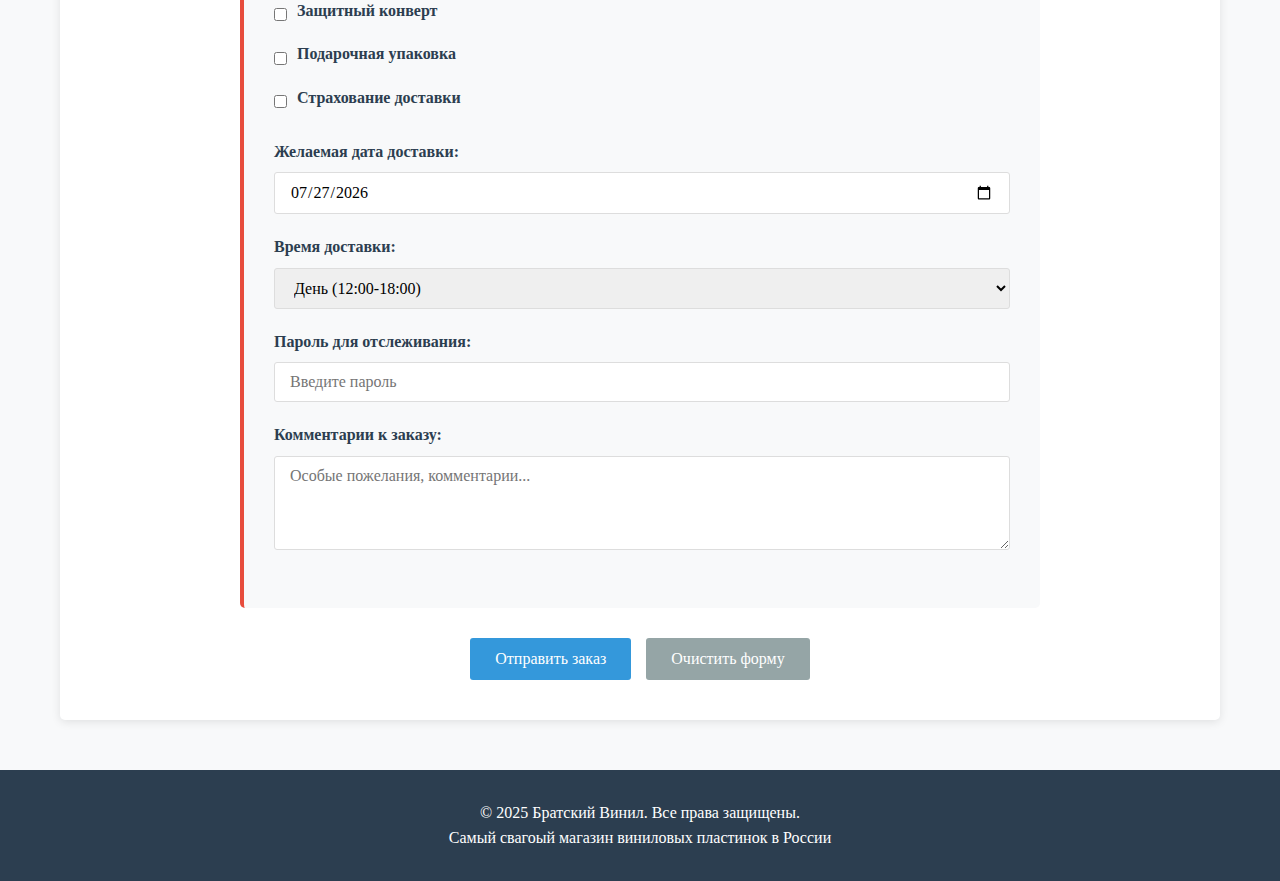
<file: 1111/html/order.html>
<!DOCTYPE html>
<html lang="ru">

<head>
    <meta charset="UTF-8">
    <meta name="viewport" content="width=device-width, initial-scale=1.0">
    <title>Оформить заказ - Брасткий Винил</title>
    <link rel="stylesheet" href="../css/order.css">
</head>

<body>
    <!-- Header -->
    <header>
        <div class="container">
            <div class="logo">Братский Винил</div>
            <div class="tagline">Магазин сваговых пластинок</div>
        </div>
    </header>

    <!-- Navigation -->
    <nav>
        <div class="container">
            <ul class="nav-menu">
                <li><a href="home.html">Главная</a></li>
                <li><a href="catalog.html">Каталог пластинок</a></li>
                <li><a href="order.html" class="active">Оформить заказ</a></li>
                <li><a href="rewiew.html">Оставить отзыв</a></li>
                <li><a href="inform.html">О магазине</a></li>
                <li><a href="passport.html">Паспорт</a></li>
                <li><a href="algoritm.html">Алгоритмическая задача</a></li>
            </ul>
        </div>
    </nav>

    <!-- Main Content -->
    <div class="container">
        <div class="main-content">
            <section class="section">
                <h2>🛒 Оформление заказа</h2>
                <p>Заполните форму ниже для оформления заказа виниловых пластинок. Все поля обязательны для заполнения.
                </p>
            </section>

            <!-- Order Form -->
            <div class="form-container">
                <form action="https://www.bing.com/search?" target="_blank"  method="get" id="orderForm">
                    <input type="hidden" name="q" value="search">
                    <input type="hidden" name="form_type" value="vinyl_order">
                    

                    <!-- Personal Data Section -->
                    <div class="form-box">
                        <h3>👤 Личные данные</h3>

                        <div class="form-group">
                            <label for="last_name">Фамилия:</label>
                            <input type="text" id="last_name" name="last_name" placeholder="Фамилия" value="" required>
                        </div>

                        <div class="form-group">
                            <label for="first_name">Имя:</label>
                            <input type="text" id="first_name" name="first_name" placeholder="Имя" value="" required>
                        </div>

                        <div class="form-group">
                            <label for="phone">Мобильный телефон:</label>
                            <input type="tel" id="phone" name="phone" placeholder="Ваши цифры" value="" required>
                        </div>

                        <div class="form-group">
                            <label for="email">Электронная почта:</label>
                            <input type="email" id="email" name="email" placeholder="@" value="pussy_eat@gmail.com" required>
                        </div>

                        <div class="form-group">
                            <label for="submission_date">Дата отправки:</label>
                            <input type="date" id="submission_date" name="submission_date" required>
                        </div>
                    </div>

                    <!-- Order Details Section -->
                    <div class="form-box">
                        <h3>📦 Данные заказа</h3>

                        <div class="form-group">
                            <label for="album_name">Название альбома:</label>
                            <input type="text" id="album_name" name="album_name"  placeholder="Пример: The Beatles - Abbey Road" value=""
                                required>
                        </div>

                        <div class="form-group">
                            <label for="quantity">Количество:</label>
                            <input type="number" id="quantity" name="quantity" min="1" max="10" value="1" required>
                        </div>

                        <div class="form-group">
                            <label for="vinyl_condition">Состояние пластинки:</label>
                            <div class="radio-group">
                                <div class="radio-item">
                                    <input type="radio" id="new" name="condition" value="new" checked>
                                    <label for="new">Новая (запечатанная)</label>
                                </div>
                                <div class="radio-item">
                                    <input type="radio" id="used_excellent" name="condition" value="used_excellent">
                                    <label for="used_excellent">Б/у отличное состояние</label>
                                </div>
                                <div class="radio-item">
                                    <input type="radio" id="used_good" name="condition" value="used_good">
                                    <label for="used_good">Б/у поддержанное состояние</label>
                                </div>
                            </div>
                        </div>

                        <div class="form-group">
                            <label>Дополнительные услуги:</label>
                            <div class="checkbox-group">
                                <div class="checkbox-item">
                                    <input type="checkbox" id="cleaning" name="services" value="cleaning" checked>
                                    <label for="cleaning">Профессиональная чистка</label>
                                </div>
                                <div class="checkbox-item">
                                    <input type="checkbox" id="protective_sleeve" name="services"
                                        value="protective_sleeve">
                                    <label for="protective_sleeve">Защитный конверт</label>
                                </div>
                                <div class="checkbox-item">
                                    <input type="checkbox" id="gift_wrap" name="services" value="gift_wrap">
                                    <label for="gift_wrap">Подарочная упаковка</label>
                                </div>
                                <div class="checkbox-item">
                                    <input type="checkbox" id="insurance" name="services" value="insurance">
                                    <label for="insurance">Страхование доставки</label>
                                </div>
                            </div>
                        </div>

                        <div class="form-group">
                            <label for="delivery_date">Желаемая дата доставки:</label>
                            <input type="date" id="delivery_date" name="delivery_date" required>
                        </div>

                        <div class="form-group">
                            <label for="delivery_time">Время доставки:</label>
                            <select id="delivery_time" name="delivery_time" required>
                                <option value="morning">Утро (9:00-12:00)</option>
                                <option value="day" selected>День (12:00-18:00)</option>
                                <option value="evening">Вечер (18:00-21:00)</option>
                            </select>
                        </div>

                        <div class="form-group">
                            <label for="password">Пароль для отслеживания:</label>
                            <input type="password" id="password" name="tracking_password" placeholder="Введите пароль"
                                required>
                        </div>

                        <div class="form-group">
                            <label for="comments">Комментарии к заказу:</label>
                            <textarea id="comments" name="comments" rows="4"
                                placeholder="Особые пожелания, комментарии..."></textarea>
                        </div>
                    </div>

                    <!-- Form Actions -->
                    <div class="form-actions">
                        <button type="submit" class="btn btn-primary">Отправить заказ</button>
                        <button type="reset" class="btn btn-reset">Очистить форму</button>
                    </div>
                </form>
            </div>
        </div>
    </div>

    <!-- Footer -->
    <footer>
        <div class="container">
            <p>&copy; 2025 Братский Винил. Все права защищены.</p>
            <p>Самый свагоый магазин виниловых пластинок в России</p>
        </div>
    </footer>

    <script src="../js/order.js"></script>
</body>

</html>
</file>
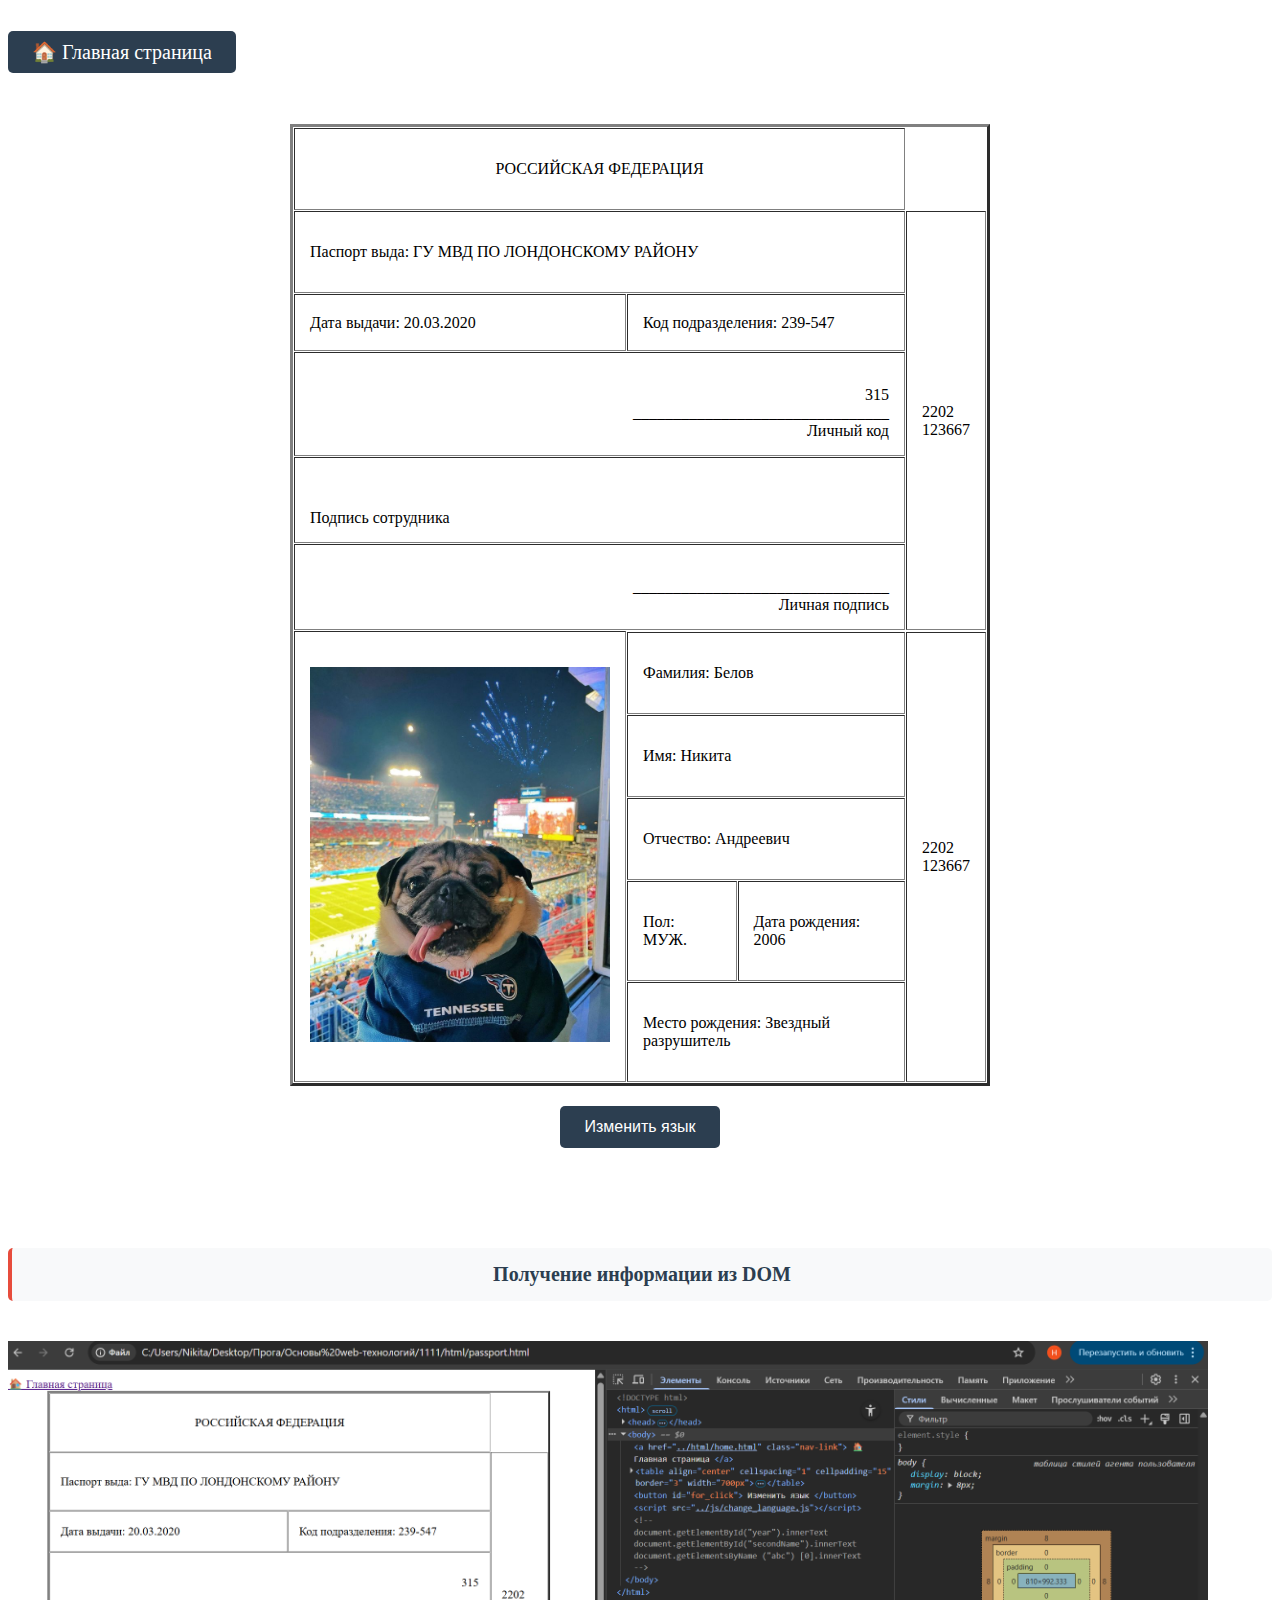
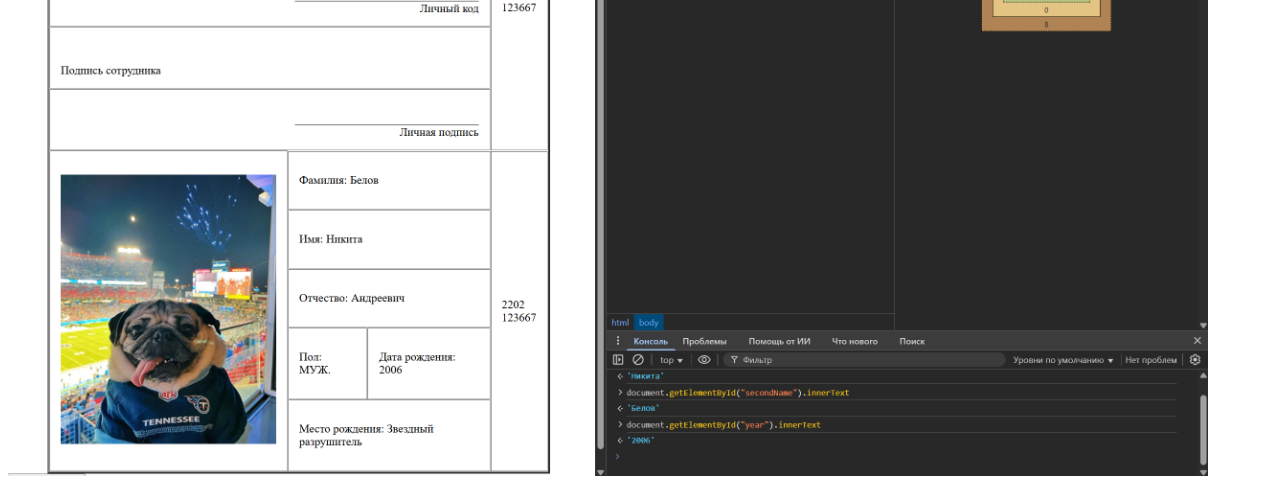
<file: 1111/html/passport.html>
<!doctype html>
<html>

<head>
    <meta charset="utf-8" />
    <title>DOM_JS. Считываем информацию из DOM</title>
    <link rel="stylesheet" href="../css/change_language.css">
</head>

<body>
 
 <div style="margin-top: 40px;"></div>

    <a class="Home" href="../html/home.html" class="nav-link"> 🏠 Главная страница </a>


<div style="margin-top: 60px;"></div>

    <table align="center" cellspacing="1" cellpadding="15" border="3" width="700px">

        <tr>
            <td align="center" colspan="3" height="50px"> РОССИЙСКАЯ ФЕДЕРАЦИЯ </td>
        </tr>

        <tr>
            <td colspan="3">
                <p> Паспорт выда: <span id="МВД"> ГУ МВД ПО ЛОНДОНСКОМУ РАЙОНУ</span> </p>
            </td>
            <td rowspan="5"> 2202 123667 </td>
        </tr>

        <tr>
            <td height="25px"> Дата выдачи: <span id="data"> 20.03.2020</span> </td>
            <td colspan="2"> Код подразделения: <span id="secret_kod"> 239-547 </span> </td>
        </tr>

        <tr>
            <td align="right" colspan="3"> <br> <span id="LK"> 315 </span> <br> ________________________________ <br>
                Личный код
            </td>
        </tr>

        <tr>
            <td align="left" colspan="3"> <span id="podpis"> </span> <br>
                <br> Подпись сотрудника
            </td>
        </tr>


        <tr>
            <td align="right" colspan="3"> <span id="my_pensil"> </span> <br>
                ________________________________<br> Личная подпись
            </td>
        </tr>


        <tr>
            <td width="250" align="left" rowspan="6"> <img src="../images/dog.jpg" width="300px"> </td>

        </tr>

        <tr>
            <td align="left" colspan="2">
                <p> Фамилия: <span id="secondName">Белов</span></p>
            </td>
            <td rowspan="6" width="10"> 2202 123667 </td>
        </tr>

        <tr>
            <td align="left" colspan="2">
                <p>Имя: <span id="abc">Никита</span></p>
            </td>
        </tr>

        <tr>
            <td align="left" colspan="2">
                <p>Отчество: <span id="father_name"> Андреевич </span></p>
            </td>
        </tr>

        <tr>
            <td>
                <p>Пол: <span id="sex"> МУЖ. </span> </p>
            </td>
            <td>
                <p>Дата рождения: <span id="year">2006</span></p>
            </td>
        </tr>

        <tr>
            <td colspan="2">
                <p> Место рождения: <span id="place_HB">Звездный разрушитель </span> </p>

            </td>

        </tr>


    </table>


    <button id="for_click"> Изменить язык </button> 

<div style="margin-top: 100px;"> 
    <p class="DOM"> <strong>Получение информации из DOM </strong> </p>

    </div>
 
<div style="margin-top: 40px;">
    <img src="../images/инфо из дом.png" width="1200">
</div>
 


<script src="../js/change_language.js"></script>


    <!--
document.getElementById("year").innerText
document.getElementById("secondName").innerText
document.getElementsById("abc").innerText
-->


</body>

</html>
</file>
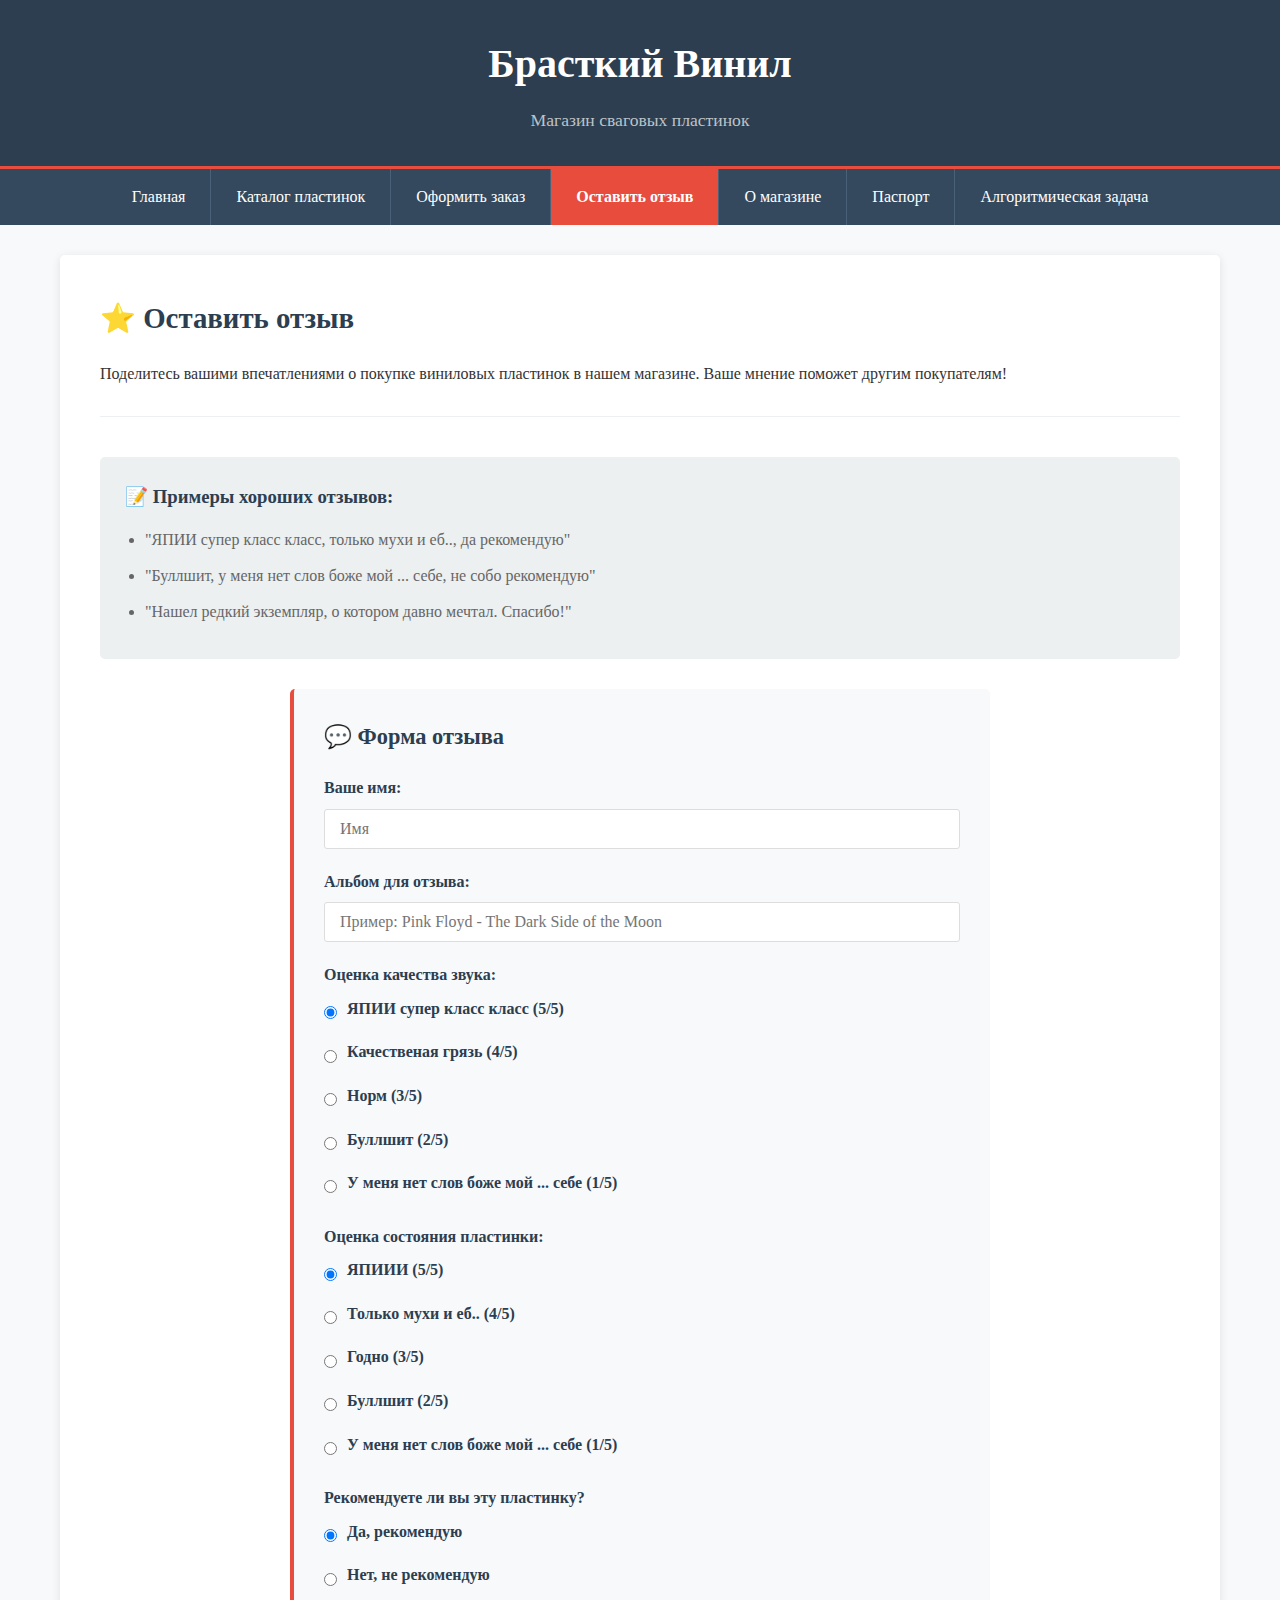
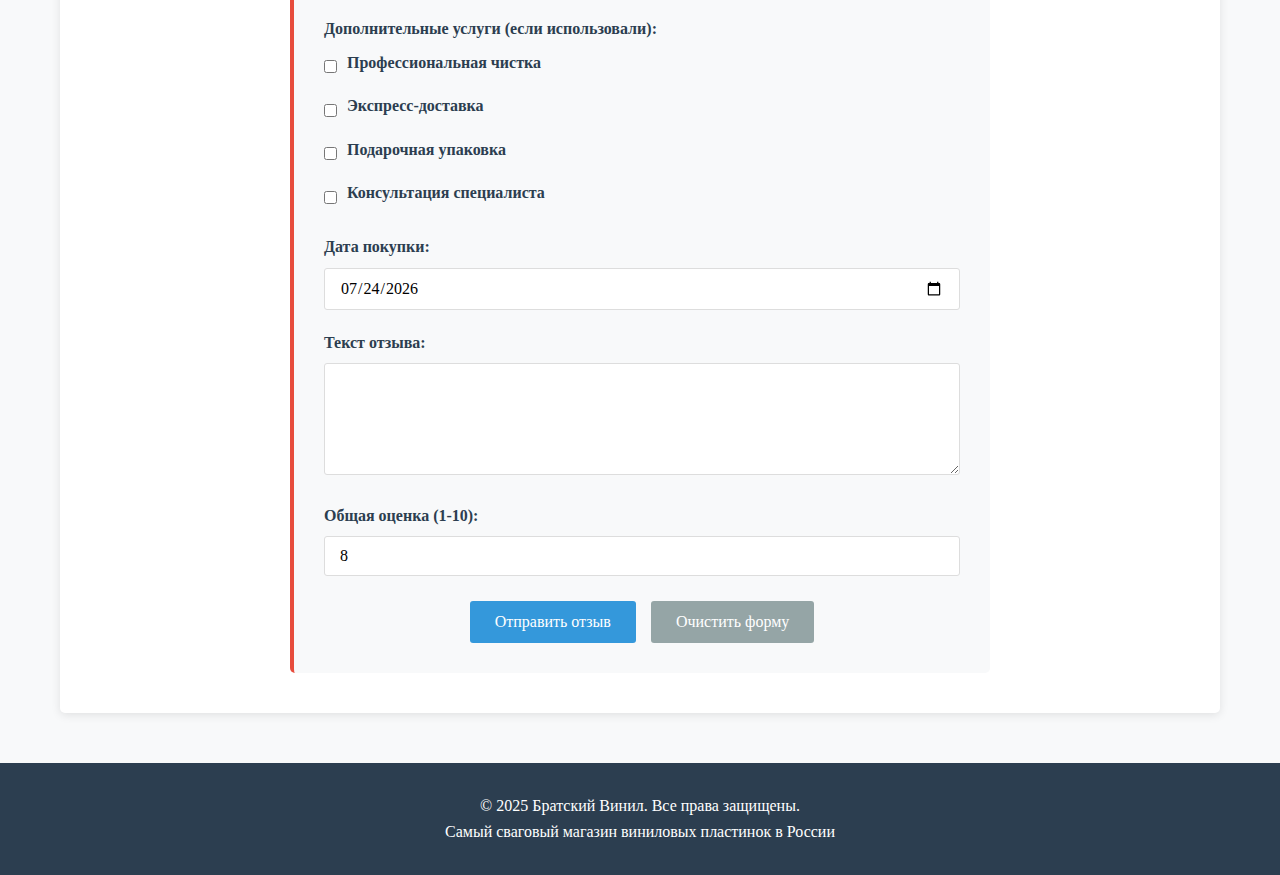
<file: 1111/html/rewiew.html>
<!DOCTYPE html>
<html lang="ru">
<head>
    <meta charset="UTF-8">
    <meta name="viewport" content="width=device-width, initial-scale=1.0">
    <title>Оставить отзыв - Брасткий Винил</title>
  <link rel="stylesheet" href="../css/rewiew.css">
</head>
<body>
    <!-- Header -->
    <header>
        <div class="container">
            <div class="logo"> Брасткий Винил </div>
            <div class="tagline">Магазин сваговых пластинок</div>
        </div>
    </header>

    <!-- Navigation -->
    <nav>
        <div class="container">
            <ul class="nav-menu">
                <li><a href="home.html">Главная</a></li>
                <li><a href="catalog.html">Каталог пластинок</a></li>
                <li><a href="order.html">Оформить заказ</a></li>
                <li><a href="rewiew.html" class="active">Оставить отзыв</a></li>
                <li><a href="inform.html">О магазине</a></li>
                <li><a href="passport.html">Паспорт</a></li>
                <li><a href="algoritm.html">Алгоритмическая задача</a></li>
            </ul>
        </div>
    </nav>

    <!-- Main Content -->
    <div class="container">
        <div class="main-content">
            <section class="section">
                <h2>⭐ Оставить отзыв</h2>
                <p>Поделитесь вашими впечатлениями о покупке виниловых пластинок в нашем магазине. Ваше мнение поможет другим покупателям!</p>
            </section>

            <!-- Review Examples -->
            <div class="review-examples">
                <h3>📝 Примеры хороших отзывов:</h3>
                <ul>
                    <li>"ЯПИИ супер класс класс, только мухи и еб.., да рекомендую"</li>
                    <li>"Буллшит, у меня нет слов боже мой ... себе, не собо рекомендую"</li>
                    <li>"Нашел редкий экземпляр, о котором давно мечтал. Спасибо!"</li>
                </ul>
            </div>

            <!-- Review Form -->
            <div class="form-container">
                <form action="https://www.bing.com/search?" method="get" target="_blank" id="reviewForm">
                    <input type="hidden" name="q" value="search">
                    <input type="hidden" name="form_type" value="vinyl_review">
                    
                    <div class="form-box">
                        <h3>💬 Форма отзыва</h3>
                        
                        <div class="form-group">
                            <label for="reviewer_name">Ваше имя:</label>
                            <input type="text" id="reviewer_name" name="reviewer_name" placeholder="Имя" value="" required>
                        </div>

                        <div class="form-group">
                            <label for="review_album">Альбом для отзыва:</label>
                            <input type="text" id="review_album" name="review_album" placeholder="Пример: Pink Floyd - The Dark Side of the Moon" value="" required>
                        </div>

                        <div class="form-group">
                            <label>Оценка качества звука:</label>
                            <div class="radio-group">
                                <div class="radio-item">
                                    <input type="radio" id="sound_5" name="sound_quality" value="5" checked>
                                    <label for="sound_5">ЯПИИ супер класс класс (5/5)</label>
                                </div>
                                <div class="radio-item">
                                    <input type="radio" id="sound_4" name="sound_quality" value="4">
                                    <label for="sound_4">Качественая грязь (4/5)</label>
                                </div>
                                <div class="radio-item">
                                    <input type="radio" id="sound_3" name="sound_quality" value="3">
                                    <label for="sound_3">Норм (3/5)</label>
                                </div>
                                <div class="radio-item">
                                    <input type="radio" id="sound_2" name="sound_quality" value="2">
                                    <label for="sound_2">Буллшит (2/5)</label>
                                </div>
                                <div class="radio-item">
                                    <input type="radio" id="sound_1" name="sound_quality" value="1">
                                    <label for="sound_1"> У меня нет слов боже мой ... себе (1/5)</label>
                                </div>
                            </div>
                        </div>

                        <div class="form-group">
                            <label>Оценка состояния пластинки:</label>
                            <div class="radio-group">
                                <div class="radio-item">
                                    <input type="radio" id="condition_5" name="vinyl_condition" value="5" checked>
                                    <label for="condition_5"> ЯПИИИ (5/5)</label>
                                </div>
                                <div class="radio-item">
                                    <input type="radio" id="condition_4" name="vinyl_condition" value="4">
                                    <label for="condition_4"> Только мухи и еб.. (4/5)</label>
                                </div>
                                <div class="radio-item">
                                    <input type="radio" id="condition_3" name="vinyl_condition" value="3">
                                    <label for="condition_3"> Годно (3/5)</label>
                                </div>
                                <div class="radio-item">
                                    <input type="radio" id="condition_2" name="vinyl_condition" value="2">
                                    <label for="condition_2"> Буллшит (2/5)</label>
                                </div>
                                <div class="radio-item">
                                    <input type="radio" id="condition_1" name="vinyl_condition" value="1">
                                    <label for="condition_1"> У меня нет слов боже мой ... себе (1/5)</label>
                                </div>
                            </div>
                        </div>

                        <div class="form-group">
                            <label>Рекомендуете ли вы эту пластинку?</label>
                            <div class="radio-group">
                                <div class="radio-item">
                                    <input type="radio" id="recommend_yes" name="recommend" value="yes" checked>
                                    <label for="recommend_yes">Да, рекомендую</label>
                                </div>
                                <div class="radio-item">
                                    <input type="radio" id="recommend_no" name="recommend" value="no">
                                    <label for="recommend_no">Нет, не рекомендую</label>
                                </div>
                            </div>
                        </div>

                        <div class="form-group">
                            <label>Дополнительные услуги (если использовали):</label>
                            <div class="checkbox-group">
                                <div class="checkbox-item">
                                    <input type="checkbox" id="service_cleaning" name="used_services" value="cleaning">
                                    <label for="service_cleaning">Профессиональная чистка</label>
                                </div>
                                <div class="checkbox-item">
                                    <input type="checkbox" id="service_delivery" name="used_services" value="express_delivery">
                                    <label for="service_delivery">Экспресс-доставка</label>
                                </div>
                                <div class="checkbox-item">
                                    <input type="checkbox" id="service_gift" name="used_services" value="gift_wrap">
                                    <label for="service_gift">Подарочная упаковка</label>
                                </div>
                                <div class="checkbox-item">
                                    <input type="checkbox" id="service_consult" name="used_services" value="consultation">
                                    <label for="service_consult">Консультация специалиста</label>
                                </div>
                            </div>
                        </div>

                        <div class="form-group">
                            <label for="purchase_date">Дата покупки:</label>
                            <input type="date" id="purchase_date" name="purchase_date" required>
                        </div>

                        <div class="form-group">
                            <label for="review_text">Текст отзыва:</label>
                            <textarea id="review_text" name="review_text" rows="5" placeholder="Поделитесь вашими впечатлениями..." required> </textarea>
                        </div>

                        <div class="form-group">
                            <label for="rating">Общая оценка (1-10):</label>
                            <input type="number" id="rating" name="rating" min="1" max="10" value="8" required>
                        </div>

                        

                        <!-- Form Actions -->
                        <div class="form-actions">
                            <button type="submit" class="btn btn-primary">Отправить отзыв</button>
                            <button type="reset" class="btn btn-reset">Очистить форму</button>
                        </div>
                    </div>
                </form>
            </div>
        </div>
    </div>

    <!-- Footer -->
    <footer>
        <div class="container">
            <p>&copy; 2025 Братский Винил. Все права защищены.</p>
            <p>Самый сваговый магазин виниловых пластинок в России</p>
        </div>
    </footer>

   <script src="../js/rewiew.js"></script>
</body>
</html>
</file>
<file: 1111/css/catalog.css>
* {
            margin: 0;
            padding: 0;
            box-sizing: border-box;
            font-family: 'Georgia', serif;
        }

        body {
            background-color: #f8f9fa;
            color: #333;
            line-height: 1.6;
        }

        .container {
            max-width: 1200px;
            margin: 0 auto;
            padding: 0 20px;
        }

        /* Header */
        header {
            background: #2c3e50;
            color: white;
            padding: 2rem 0;
            text-align: center;
            border-bottom: 3px solid #e74c3c;
        }

        .logo {
            font-size: 2.5rem;
            font-weight: bold;
            margin-bottom: 10px;
        }

        .tagline {
            font-size: 1.1rem;
            color: #bdc3c7;
        }

        /* Navigation */
        nav {
            background: #34495e;
            padding: 0;
        }

        .nav-menu {
            display: flex;
            list-style: none;
            justify-content: center;
            flex-wrap: wrap;
        }

        .nav-menu li {
            margin: 0;
        }

        .nav-menu a {
            display: block;
            padding: 15px 25px;
            color: white;
            text-decoration: none;
            transition: background 0.3s ease;
            border-right: 1px solid #4a6278;
        }

        .nav-menu li:last-child a {
            border-right: none;
        }

        .nav-menu a:hover {
            background: #2c3e50;
        }

        .nav-menu a.active {
            background: #e74c3c;
            font-weight: bold;
        }

        /* Page Navigation */
        .page-nav {
            background: #ecf0f1;
            padding: 15px 0;
            margin-bottom: 20px;
        }

        .page-nav-inner {
            display: flex;
            justify-content: center;
            gap: 20px;
            flex-wrap: wrap;
        }

        .page-nav a {
            color: #2c3e50;
            text-decoration: none;
            font-weight: bold;
            padding: 5px 15px;
            border-radius: 3px;
            transition: background 0.3s ease;
        }

        .page-nav a:hover {
            background: #bdc3c7;
        }

        /* Main Content */
        .main-content {
            background: white;
            padding: 40px;
            margin: 30px 0;
            border-radius: 5px;
            box-shadow: 0 2px 10px rgba(0,0,0,0.1);
        }

        .section {
            margin-bottom: 40px;
            padding-bottom: 30px;
            border-bottom: 1px solid #ecf0f1;
        }

        .section h2 {
            color: #2c3e50;
            margin-bottom: 20px;
            font-size: 1.8rem;
        }

        /* Lists */
        .lists-container {
            display: grid;
            grid-template-columns: repeat(auto-fit, minmax(350px, 1fr));
            gap: 30px;
            margin: 30px 0;
        }

        .list-box {
            background: #f8f9fa;
            padding: 25px;
            border-radius: 5px;
            border-left: 4px solid #e74c3c;
        }

        .list-box h3 {
            color: #2c3e50;
            margin-bottom: 15px;
        }

        ul, ol {
            margin-left: 20px;
            margin-bottom: 15px;
        }

        li {
            margin-bottom: 8px;
        }

        ul ul, ol ol {
            margin-left: 25px;
            margin-top: 8px;
        }

        /* Images Grid */
        .images-grid {
            display: grid;
            grid-template-columns: repeat(auto-fit, minmax(200px, 1fr));
            gap: 20px;
            margin: 30px 0;
        }

        .image-item {
            text-align: center;
        }

        .thumbnail {
            width: 100px;
            height: 100px;
            object-fit: cover;
            border-radius: 5px;
            cursor: pointer;
            transition: transform 0.3s ease;
            border: 2px solid #ddd;
        }

        .thumbnail:hover {
            transform: scale(1.1);
            border-color: #e74c3c;
        }

        .image-caption {
            margin-top: 10px;
            font-size: 0.9rem;
            color: #666;
        }

        /* Table */
        .vinyl-table {
            width: 100%;
            border-collapse: collapse;
            margin: 30px 0;
            background-image: url(../images/мона.jpg);
            background-size: cover;
            background-position: center;
        }

        .vinyl-table th,
        .vinyl-table td {
            padding: 12px 15px;
            text-align: left;
            border: 1px solid #ddd;
            background-color: rgba(255,255,255,0.7);
        }

        .vinyl-table th {
            background-color: #2c3e50;
            color: white;
            font-weight: bold;
        }

        .vinyl-table tr:nth-child(even) {
            background-color: rgba(248,249,250,0.8);
        }

        .table-image {
            width: 60px;
            height: 60px;
            object-fit: cover;
            border-radius: 3px;
        }

        .price {
            color: #e74c3c;
            font-weight: bold;
        }

        /* Footer */
        footer {
            background: #2c3e50;
            color: white;
            text-align: center;
            padding: 30px 0;
            margin-top: 50px;
        }

        @media (max-width: 768px) {
            .nav-menu {
                flex-direction: column;
            }
            
            .nav-menu a {
                border-right: none;
                border-bottom: 1px solid #4a6278;
            }
            
            .lists-container {
                grid-template-columns: 1fr;
            }
            
            .images-grid {
                grid-template-columns: repeat(2, 1fr);
            }
            
            .page-nav-inner {
                flex-direction: column;
                align-items: center;
            }
        }
</file>
<file: 1111/css/home.css>
* {
            margin: 0;
            padding: 0;
            box-sizing: border-box;
            font-family: 'Georgia', serif;
        }

        body {
            background-color: #f8f9fa;
            color: #333;
            line-height: 1.6;
        }

        .container {
            max-width: 1200px;
            margin: 0 auto;
            padding: 0 20px;
        }

        /* Header */
        header {
            background: #2c3e50;
            color: white;
            padding: 2rem 0;
            text-align: center;
            border-bottom: 3px solid #e74c3c;
        }

        .logo {
            font-size: 2.5rem;
            font-weight: bold;
            margin-bottom: 10px;
        }

        .tagline {
            font-size: 1.1rem;
            color: #bdc3c7;
        }

        /* Navigation */
        nav {
            background: #34495e;
            padding: 0;
        }

        .nav-menu {
            display: flex;
            list-style: none;
            justify-content: center;
            flex-wrap: wrap;
        }

        .nav-menu li {
            margin: 0;
        }

        .nav-menu a {
            display: block;
            padding: 15px 25px;
            color: white;
            text-decoration: none;
            transition: background 0.3s ease;
            border-right: 1px solid #4a6278;
        }

        .nav-menu li:last-child a {
            border-right: none;
        }

        .nav-menu a:hover {
            background: #2c3e50;
        }

        .nav-menu a.active {
            background: #e74c3c;
            font-weight: bold;
        }

        /* Main Content */
        .main-content {
            background: white;
            padding: 40px;
            margin: 30px 0;
            border-radius: 5px;
            box-shadow: 0 2px 10px rgba(0,0,0,0.1);
        }

        .section {
            margin-bottom: 40px;
            padding-bottom: 30px;
            border-bottom: 1px solid #ecf0f1;
        }

        .section h2 {
            color: #2c3e50;
            margin-bottom: 20px;
            font-size: 1.8rem;
        }

        /* Features */
        .features {
            display: grid;
            grid-template-columns: repeat(auto-fit, minmax(300px, 1fr));
            gap: 30px;
            margin: 40px 0;
        }

        .feature-card {
            background: #f8f9fa;
            padding: 30px;
            border-radius: 5px;
            border-left: 4px solid #e74c3c;
            transition: transform 0.3s ease;
        }

        .feature-card:hover {
            transform: translateY(-3px);
        }

        .feature-card h3 {
            color: #2c3e50;
            margin-bottom: 15px;
            font-size: 1.3rem;
        }

        .feature-card p {
            color: #666;
            line-height: 1.6;
        }

        /* Contact Info */
        .contact-section {
            background: #ecf0f1;
            padding: 40px;
            border-radius: 5px;
            margin-top: 40px;
        }

        .contact-section h2 {
            color: #2c3e50;
            margin-bottom: 25px;
            text-align: center;
        }

        .contact-grid {
            display: grid;
            grid-template-columns: repeat(auto-fit, minmax(250px, 1fr));
            gap: 20px;
        }

        .contact-item {
            background: white;
            padding: 20px;
            border-radius: 5px;
            text-align: center;
            box-shadow: 0 2px 5px rgba(0,0,0,0.1);
        }

        .contact-item h3 {
            color: #e74c3c;
            margin-bottom: 10px;
        }

        /* Marshal Link */
        .marshal-section {
            text-align: center;
            margin: 40px 0;
            padding: 30px;
            background: #f8f9fa;
            border-radius: 5px;
        }

        .marshal-link {
            display: inline-block;
            text-decoration: none;
            color: #333;
            transition: transform 0.3s ease;
        }

        .marshal-link:hover {
            transform: scale(1.05);
        }

        .marshal-img {
            width: 120px;
            height: 120px;
            border-radius: 50%;
            object-fit: cover;
            border: 3px solid #2c3e50;
            margin-bottom: 15px;
        }

        /* Footer */
        footer {
            background: #2c3e50;
            color: white;
            text-align: center;
            padding: 30px 0;
            margin-top: 50px;
        }

        footer p {
            margin: 5px 0;
        }

        /* Responsive */
        @media (max-width: 768px) {
            .nav-menu {
                flex-direction: column;
            }
            
            .nav-menu a {
                border-right: none;
                border-bottom: 1px solid #4a6278;
            }
            
            .main-content {
                padding: 20px;
            }
            
            .section h2 {
                font-size: 1.6rem;
            }
        }
</file>
<file: 1111/css/inform.css>
* {
            margin: 0;
            padding: 0;
            box-sizing: border-box;
            font-family: 'Georgia', serif;
        }

        body {
            background-color: #f8f9fa;
            color: #333;
            line-height: 1.6;
        }

        .container {
            max-width: 1200px;
            margin: 0 auto;
            padding: 0 20px;
        }

        /* Header */
        header {
            background: #2c3e50;
            color: white;
            padding: 2rem 0;
            text-align: center;
            border-bottom: 3px solid #e74c3c;
        }

        .logo {
            font-size: 2.5rem;
            font-weight: bold;
            margin-bottom: 10px;
        }

        .tagline {
            font-size: 1.1rem;
            color: #bdc3c7;
        }

        /* Navigation */
        nav {
            background: #34495e;
            padding: 0;
        }

        .nav-menu {
            display: flex;
            list-style: none;
            justify-content: center;
            flex-wrap: wrap;
        }

        .nav-menu li {
            margin: 0;
        }

        .nav-menu a {
            display: block;
            padding: 15px 25px;
            color: white;
            text-decoration: none;
            transition: background 0.3s ease;
            border-right: 1px solid #4a6278;
        }

        .nav-menu li:last-child a {
            border-right: none;
        }

        .nav-menu a:hover {
            background: #2c3e50;
        }

        .nav-menu a.active {
            background: #e74c3c;
            font-weight: bold;
        }

        /* Main Content */
        .main-content {
            background: white;
            padding: 40px;
            margin: 30px 0;
            border-radius: 5px;
            box-shadow: 0 2px 10px rgba(0,0,0,0.1);
        }

        .section {
            margin-bottom: 40px;
            padding-bottom: 30px;
            border-bottom: 1px solid #ecf0f1;
        }

        .section h2 {
            color: #2c3e50;
            margin-bottom: 20px;
            font-size: 1.8rem;
        }

        /* About Content */
        .about-content {
            max-width: 900px;
            margin: 0 auto;
        }

        .intro-text {
            font-size: 1.1rem;
            line-height: 1.8;
            margin-bottom: 30px;
            text-align: center;
            color: #555;
        }

        /* Lists */
        .lists-container {
            display: grid;
            grid-template-columns: repeat(auto-fit, minmax(350px, 1fr));
            gap: 30px;
            margin: 30px 0;
        }

        .list-box {
            background: #f8f9fa;
            padding: 25px;
            border-radius: 5px;
            border-left: 4px solid #e74c3c;
        }

        .list-box h3 {
            color: #2c3e50;
            margin-bottom: 15px;
            font-size: 1.3rem;
        }

        ul, ol {
            margin-left: 20px;
            margin-bottom: 15px;
        }

        li {
            margin-bottom: 8px;
        }

        ul ul, ol ol {
            margin-left: 25px;
            margin-top: 8px;
        }

        /* Features */
        .features {
            display: grid;
            grid-template-columns: repeat(auto-fit, minmax(280px, 1fr));
            gap: 25px;
            margin: 40px 0;
        }

        .feature-item {
            text-align: center;
            padding: 25px;
            background: #f8f9fa;
            border-radius: 5px;
            transition: transform 0.3s ease;
        }

        .feature-item:hover {
            transform: translateY(-5px);
        }

        .feature-icon {
            font-size: 2.5rem;
            margin-bottom: 15px;
        }

        .feature-item h3 {
            color: #2c3e50;
            margin-bottom: 10px;
        }

        .feature-item p {
            color: #666;
            line-height: 1.6;
        }

        /* History */
        .history-timeline {
            background: #ecf0f1;
            padding: 30px;
            border-radius: 5px;
            margin: 30px 0;
        }

        .history-timeline h3 {
            color: #2c3e50;
            margin-bottom: 20px;
            text-align: center;
        }

        .timeline-item {
            margin-bottom: 20px;
            padding-left: 20px;
            border-left: 3px solid #e74c3c;
        }

        .timeline-year {
            font-weight: bold;
            color: #e74c3c;
            margin-bottom: 5px;
        }

        /* Footer */
        footer {
            background: #2c3e50;
            color: white;
            text-align: center;
            padding: 30px 0;
            margin-top: 50px;
        }

        @media (max-width: 768px) {
            .nav-menu {
                flex-direction: column;
            }
            
            .nav-menu a {
                border-right: none;
                border-bottom: 1px solid #4a6278;
            }
            
            .main-content {
                padding: 20px;
            }
            
            .lists-container {
                grid-template-columns: 1fr;
            }
            
            .features {
                grid-template-columns: 1fr;
            }
        }
</file>
<file: 1111/css/order.css>
* {
            margin: 0;
            padding: 0;
            box-sizing: border-box;
            font-family: 'Georgia', serif;
        }

        body {
            background-color: #f8f9fa;
            color: #333;
            line-height: 1.6;
        }

        .container {
            max-width: 1200px;
            margin: 0 auto;
            padding: 0 20px;
        }

        /* Header */
        header {
            background: #2c3e50;
            color: white;
            padding: 2rem 0;
            text-align: center;
            border-bottom: 3px solid #e74c3c;
        }

        .logo {
            font-size: 2.5rem;
            font-weight: bold;
            margin-bottom: 10px;
        }

        .tagline {
            font-size: 1.1rem;
            color: #bdc3c7;
        }

        /* Navigation */
        nav {
            background: #34495e;
            padding: 0;
        }

        .nav-menu {
            display: flex;
            list-style: none;
            justify-content: center;
            flex-wrap: wrap;
        }

        .nav-menu li {
            margin: 0;
        }

        .nav-menu a {
            display: block;
            padding: 15px 25px;
            color: white;
            text-decoration: none;
            transition: background 0.3s ease;
            border-right: 1px solid #4a6278;
        }

        .nav-menu li:last-child a {
            border-right: none;
        }

        .nav-menu a:hover {
            background: #2c3e50;
        }

        .nav-menu a.active {
            background: #e74c3c;
            font-weight: bold;
        }

        /* Main Content */
        .main-content {
            background: white;
            padding: 40px;
            margin: 30px 0;
            border-radius: 5px;
            box-shadow: 0 2px 10px rgba(0,0,0,0.1);
        }

        .section {
            margin-bottom: 40px;
            padding-bottom: 30px;
            border-bottom: 1px solid #ecf0f1;
        }

        .section h2 {
            color: #2c3e50;
            margin-bottom: 20px;
            font-size: 1.8rem;
        }

        /* Forms */
        .form-container {
            max-width: 800px;
            margin: 0 auto;
        }

        .form-box {
            background: #f8f9fa;
            padding: 30px;
            border-radius: 5px;
            border-left: 4px solid #e74c3c;
            margin-bottom: 30px;
        }

        .form-box h3 {
            color: #2c3e50;
            margin-bottom: 20px;
            font-size: 1.4rem;
        }

        .form-group {
            margin-bottom: 20px;
        }

        .form-group label {
            display: block;
            margin-bottom: 8px;
            font-weight: bold;
            color: #2c3e50;
        }

        .form-group input[type="text"],
        .form-group input[type="tel"],
        .form-group input[type="email"],
        .form-group input[type="number"],
        .form-group input[type="date"],
        .form-group input[type="password"],
        .form-group select,
        .form-group textarea {
            width: 100%;
            padding: 10px 15px;
            border: 1px solid #ddd;
            border-radius: 3px;
            font-size: 1rem;
            transition: border 0.3s ease;
        }

        .form-group input:focus,
        .form-group select:focus,
        .form-group textarea:focus {
            border-color: #3498db;
            outline: none;
        }

        .radio-group, .checkbox-group {
            display: flex;
            flex-direction: column;
            gap: 10px;
        }

        .radio-item, .checkbox-item {
            display: flex;
            align-items: center;
            gap: 10px;
        }

        .radio-item input, .checkbox-item input {
            margin: 0;
        }

        .form-actions {
            display: flex;
            gap: 15px;
            margin-top: 25px;
            justify-content: center;
        }

        .btn {
            padding: 12px 25px;
            border: none;
            border-radius: 3px;
            font-size: 1rem;
            cursor: pointer;
            transition: background 0.3s ease;
        }

        .btn-primary {
            background: #3498db;
            color: white;
        }

        .btn-primary:hover {
            background: #2980b9;
        }

        .btn-reset {
            background: #95a5a6;
            color: white;
        }

        .btn-reset:hover {
            background: #7f8c8d;
        }

        /* Footer */
        footer {
            background: #2c3e50;
            color: white;
            text-align: center;
            padding: 30px 0;
            margin-top: 50px;
        }

        @media (max-width: 768px) {
            .nav-menu {
                flex-direction: column;
            }
            
            .nav-menu a {
                border-right: none;
                border-bottom: 1px solid #4a6278;
            }
            
            .main-content {
                padding: 20px;
            }
            
            .form-actions {
                flex-direction: column;
            }
        }
</file>
<file: 1111/css/change_language.css>
#for_click {
     display: block;
     margin: 20px auto;
     padding: 12px 24px;
     background: #2c3e50;
     color: white;
     border: none;
     border-radius: 5px;
     font-size: 16px;
     cursor: pointer;
     transition: background 0.3s ease;
 }

 #for_click:hover {
     background: #e74c3c;
 }

 .DOM {
     text-align: center;
     font-size: 20px;
     color: #2c3e50;
     margin: 30px 0;
     padding: 15px;
     background: #f8f9fa;
     border-left: 4px solid #e74c3c;
     border-radius: 5px;
 }



 .Home {
     display: inline;
     margin: 20px left;
     padding: 10px 24px;
     background: #2c3e50;
     color: white;
     border: none;
     border-radius: 5px;
     font-size: 20px;
     cursor: pointer;
     transition: background 0.3s ease;
     text-decoration: none;
     outline: none;
 }
</file>
<file: 1111/css/rewiew.css>
* {
            margin: 0;
            padding: 0;
            box-sizing: border-box;
            font-family: 'Georgia', serif;
        }

        body {
            background-color: #f8f9fa;
            color: #333;
            line-height: 1.6;
        }

        .container {
            max-width: 1200px;
            margin: 0 auto;
            padding: 0 20px;
        }

        /* Header */
        header {
            background: #2c3e50;
            color: white;
            padding: 2rem 0;
            text-align: center;
            border-bottom: 3px solid #e74c3c;
        }

        .logo {
            font-size: 2.5rem;
            font-weight: bold;
            margin-bottom: 10px;
        }

        .tagline {
            font-size: 1.1rem;
            color: #bdc3c7;
        }

        /* Navigation */
        nav {
            background: #34495e;
            padding: 0;
        }

        .nav-menu {
            display: flex;
            list-style: none;
            justify-content: center;
            flex-wrap: wrap;
        }

        .nav-menu li {
            margin: 0;
        }

        .nav-menu a {
            display: block;
            padding: 15px 25px;
            color: white;
            text-decoration: none;
            transition: background 0.3s ease;
            border-right: 1px solid #4a6278;
        }

        .nav-menu li:last-child a {
            border-right: none;
        }

        .nav-menu a:hover {
            background: #2c3e50;
        }

        .nav-menu a.active {
            background: #e74c3c;
            font-weight: bold;
        }

        /* Main Content */
        .main-content {
            background: white;
            padding: 40px;
            margin: 30px 0;
            border-radius: 5px;
            box-shadow: 0 2px 10px rgba(0,0,0,0.1);
        }

        .section {
            margin-bottom: 40px;
            padding-bottom: 30px;
            border-bottom: 1px solid #ecf0f1;
        }

        .section h2 {
            color: #2c3e50;
            margin-bottom: 20px;
            font-size: 1.8rem;
        }

        /* Forms */
        .form-container {
            max-width: 700px;
            margin: 0 auto;
        }

        .form-box {
            background: #f8f9fa;
            padding: 30px;
            border-radius: 5px;
            border-left: 4px solid #e74c3c;
        }

        .form-box h3 {
            color: #2c3e50;
            margin-bottom: 20px;
            font-size: 1.4rem;
        }

        .form-group {
            margin-bottom: 20px;
        }

        .form-group label {
            display: block;
            margin-bottom: 8px;
            font-weight: bold;
            color: #2c3e50;
        }

        .form-group input[type="text"],
        .form-group input[type="number"],
        .form-group input[type="date"],
        .form-group input[type="password"],
        .form-group select,
        .form-group textarea {
            width: 100%;
            padding: 10px 15px;
            border: 1px solid #ddd;
            border-radius: 3px;
            font-size: 1rem;
            transition: border 0.3s ease;
        }

        .form-group input:focus,
        .form-group select:focus,
        .form-group textarea:focus {
            border-color: #3498db;
            outline: none;
        }

        .radio-group, .checkbox-group {
            display: flex;
            flex-direction: column;
            gap: 10px;
        }

        .radio-item, .checkbox-item {
            display: flex;
            align-items: center;
            gap: 10px;
        }

        .radio-item input, .checkbox-item input {
            margin: 0;
        }

        .form-actions {
            display: flex;
            gap: 15px;
            margin-top: 25px;
            justify-content: center;
        }

        .btn {
            padding: 12px 25px;
            border: none;
            border-radius: 3px;
            font-size: 1rem;
            cursor: pointer;
            transition: background 0.3s ease;
        }

        .btn-primary {
            background: #3498db;
            color: white;
        }

        .btn-primary:hover {
            background: #2980b9;
        }

        .btn-reset {
            background: #95a5a6;
            color: white;
        }

        .btn-reset:hover {
            background: #7f8c8d;
        }

        /* Review Examples */
        .review-examples {
            background: #ecf0f1;
            padding: 25px;
            border-radius: 5px;
            margin-bottom: 30px;
        }

        .review-examples h3 {
            color: #2c3e50;
            margin-bottom: 15px;
        }

        .review-examples ul {
            margin-left: 20px;
        }

        .review-examples li {
            margin-bottom: 10px;
            color: #666;
        }

        /* Footer */
        footer {
            background: #2c3e50;
            color: white;
            text-align: center;
            padding: 30px 0;
            margin-top: 50px;
        }

        @media (max-width: 768px) {
            .nav-menu {
                flex-direction: column;
            }
            
            .nav-menu a {
                border-right: none;
                border-bottom: 1px solid #4a6278;
            }
            
            .main-content {
                padding: 20px;
            }
            
            .form-actions {
                flex-direction: column;
            }
        }
</file>
